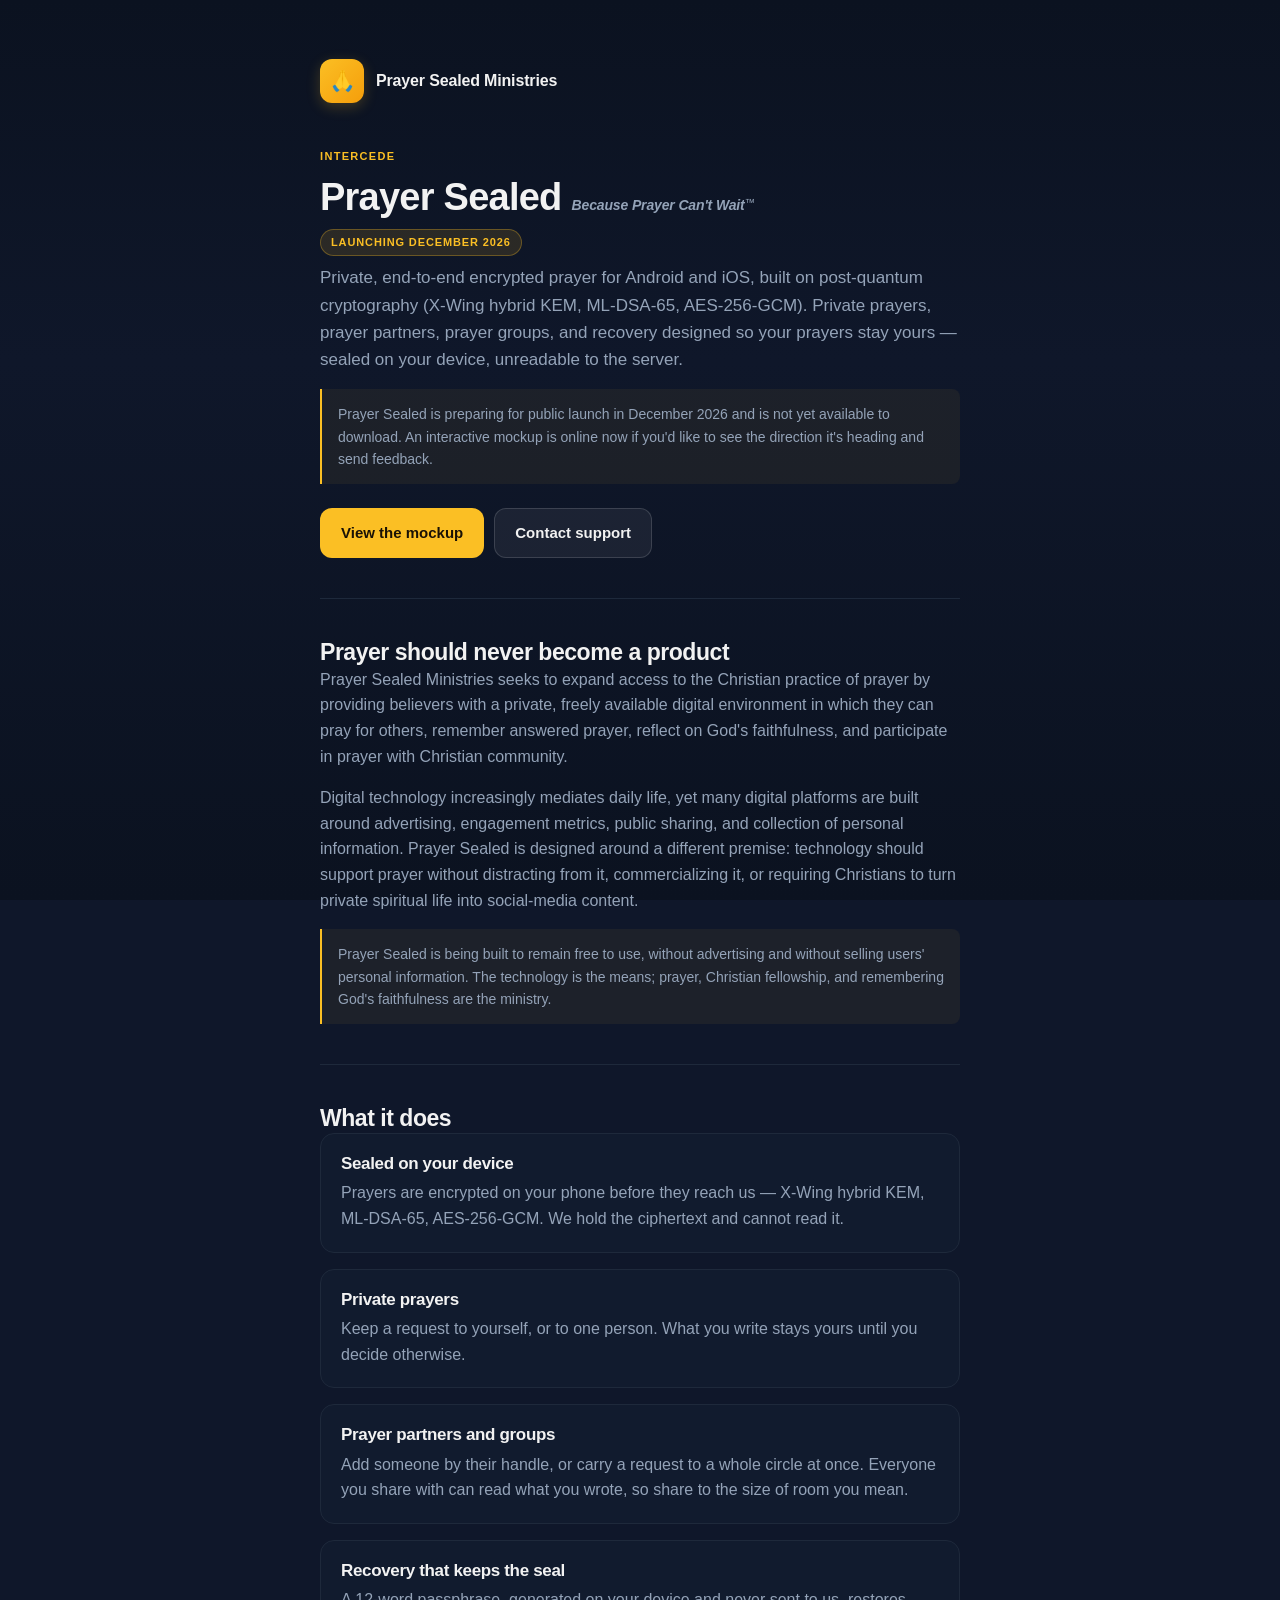
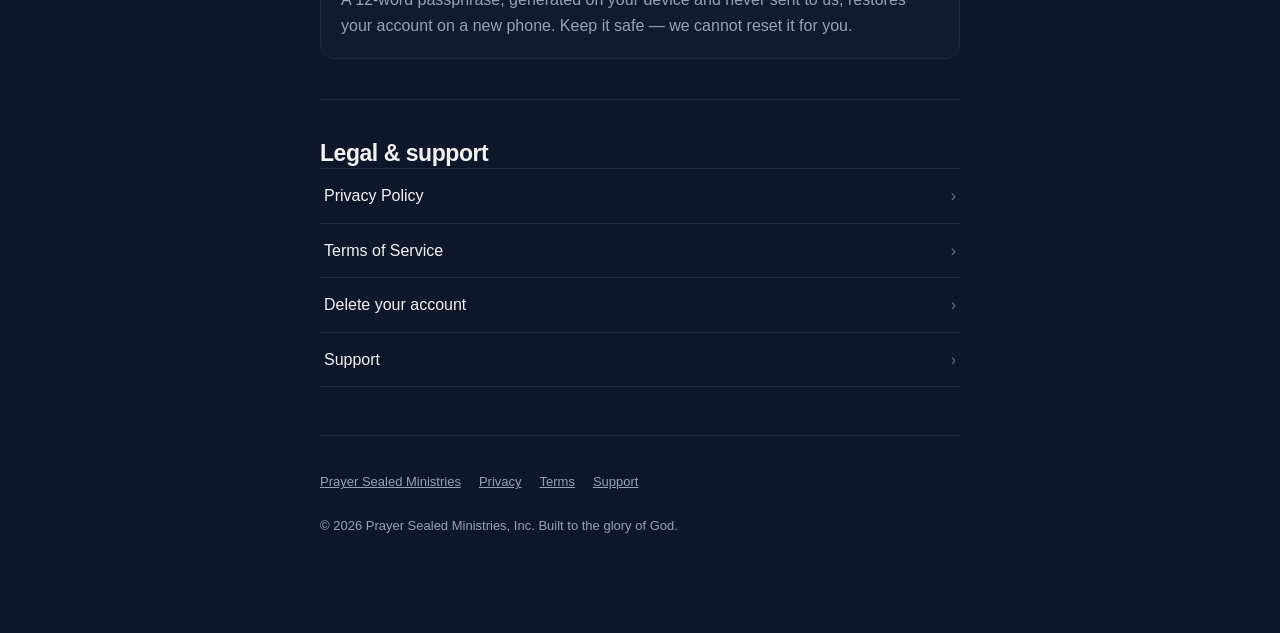
<file: index.html>
<!DOCTYPE html>
<html lang="en">
<head>
<meta charset="utf-8">
<meta name="viewport" content="width=device-width, initial-scale=1, viewport-fit=cover">
<title>Prayer Sealed — Because Prayer Can't Wait™</title>
<meta name="description" content="Prayer Sealed — private, end-to-end encrypted prayer for Android and iOS, built on post-quantum cryptography. Sealed on your device, unreadable to the server.">
<meta name="theme-color" content="#0F172A">
<link rel="canonical" href="https://app.prayersealed.org/">
<meta property="og:type" content="website">
<meta property="og:url" content="https://app.prayersealed.org/">
<meta property="og:title" content="Prayer Sealed — Because Prayer Can't Wait™">
<meta property="og:description" content="Private, end-to-end encrypted prayer for Android and iOS, built on post-quantum cryptography (X-Wing hybrid KEM, ML-DSA-65, AES-256-GCM). Launching December 2026.">
<link rel="icon" href="/favicon.ico" sizes="16x16 32x32 48x48">
<link rel="icon" href="/icon-192.png" type="image/png" sizes="192x192">
<link rel="apple-touch-icon" href="/apple-touch-icon.png">
<link rel="manifest" href="/site.webmanifest">
<link rel="stylesheet" href="/styles/site.css">
</head>
<body>
<div class="wrap">

  <header class="brand">
    <a href="https://prayersealed.org/" class="brand-mark" aria-label="Prayer Sealed Ministries — home"><span aria-hidden="true">🙏</span></a>
    <span class="brand-name"><a href="https://prayersealed.org/">Prayer Sealed Ministries</a></span>
  </header>

  <span class="eyebrow">Intercede</span>
  <div class="stage-head">
    <h1>Prayer Sealed</h1>
    <span class="tagline">Because Prayer Can't Wait<span class="tm" aria-hidden="true">&trade;</span></span>
    <span class="badge">Launching December 2026</span>
  </div>

  <p class="lede">
    Private, end-to-end encrypted prayer for Android and iOS, built on
    post-quantum cryptography (X-Wing hybrid KEM, ML-DSA-65, AES-256-GCM).
    Private prayers, prayer partners, prayer groups, and recovery designed so
    your prayers stay yours — sealed on your device, unreadable to the
    server.
  </p>

  <div class="note">
    <p class="small">
      Prayer Sealed is preparing for public launch in December 2026 and is not yet available to download.
      An interactive mockup is online now if you'd like to see the direction it's
      heading and send feedback.
    </p>
  </div>

  <div class="btn-row">
    <a class="btn btn-primary" href="https://prayerwarriors.mobi/prayer-sealed/mockup/">View the mockup</a>
    <a class="btn btn-secondary" href="/support">Contact support</a>
  </div>

  <hr class="rule">

  <h2>Prayer should never become a product</h2>

  <p>
    Prayer Sealed Ministries seeks to expand access to the Christian practice
    of prayer by providing believers with a private, freely available digital
    environment in which they can pray for others, remember answered prayer,
    reflect on God's faithfulness, and participate in prayer with Christian
    community.
  </p>

  <p>
    Digital technology increasingly mediates daily life, yet many digital
    platforms are built around advertising, engagement metrics, public sharing,
    and collection of personal information. Prayer Sealed is designed around a
    different premise: technology should support prayer without distracting from
    it, commercializing it, or requiring Christians to turn private spiritual
    life into social-media content.
  </p>

  <div class="note">
    <p class="small">
      Prayer Sealed is being built to remain free to use, without advertising
      and without selling users' personal information. The technology is the
      means; prayer, Christian fellowship, and remembering God's faithfulness are
      the ministry.
    </p>
  </div>

  <hr class="rule">

  <h2>What it does</h2>

  <div class="card">
    <h3>Sealed on your device</h3>
    <p>
      Prayers are encrypted on your phone before they reach us — X-Wing hybrid
      KEM, ML-DSA-65, AES-256-GCM. We hold the ciphertext and cannot read it.
    </p>
  </div>

  <div class="card">
    <h3>Private prayers</h3>
    <p>
      Keep a request to yourself, or to one person. What you write stays yours
      until you decide otherwise.
    </p>
  </div>

  <div class="card">
    <h3>Prayer partners and groups</h3>
    <p>
      Add someone by their handle, or carry a request to a whole circle at once.
      Everyone you share with can read what you wrote, so share to the size of
      room you mean.
    </p>
  </div>

  <div class="card">
    <h3>Recovery that keeps the seal</h3>
    <p>
      A 12-word passphrase, generated on your device and never sent to us,
      restores your account on a new phone. Keep it safe — we cannot reset it
      for you.
    </p>
  </div>

  <hr class="rule">

  <h2>Legal &amp; support</h2>
  <ul class="links" role="list">
    <li><a href="/privacy">Privacy Policy <span class="chev" aria-hidden="true">&rsaquo;</span></a></li>
    <li><a href="/terms">Terms of Service <span class="chev" aria-hidden="true">&rsaquo;</span></a></li>
    <li><a href="/delete-account">Delete your account <span class="chev" aria-hidden="true">&rsaquo;</span></a></li>
    <li><a href="/support">Support <span class="chev" aria-hidden="true">&rsaquo;</span></a></li>
  </ul>

  <footer class="foot">
    <div class="foot-links">
      <a href="https://prayersealed.org/">Prayer Sealed Ministries</a>
      <a href="/privacy">Privacy</a>
      <a href="/terms">Terms</a>
      <a href="/support">Support</a>
    </div>
    <p>&copy; 2026 Prayer Sealed Ministries, Inc. Built to the glory of God.</p>
  </footer>

</div>
</body>
</html>
</file>
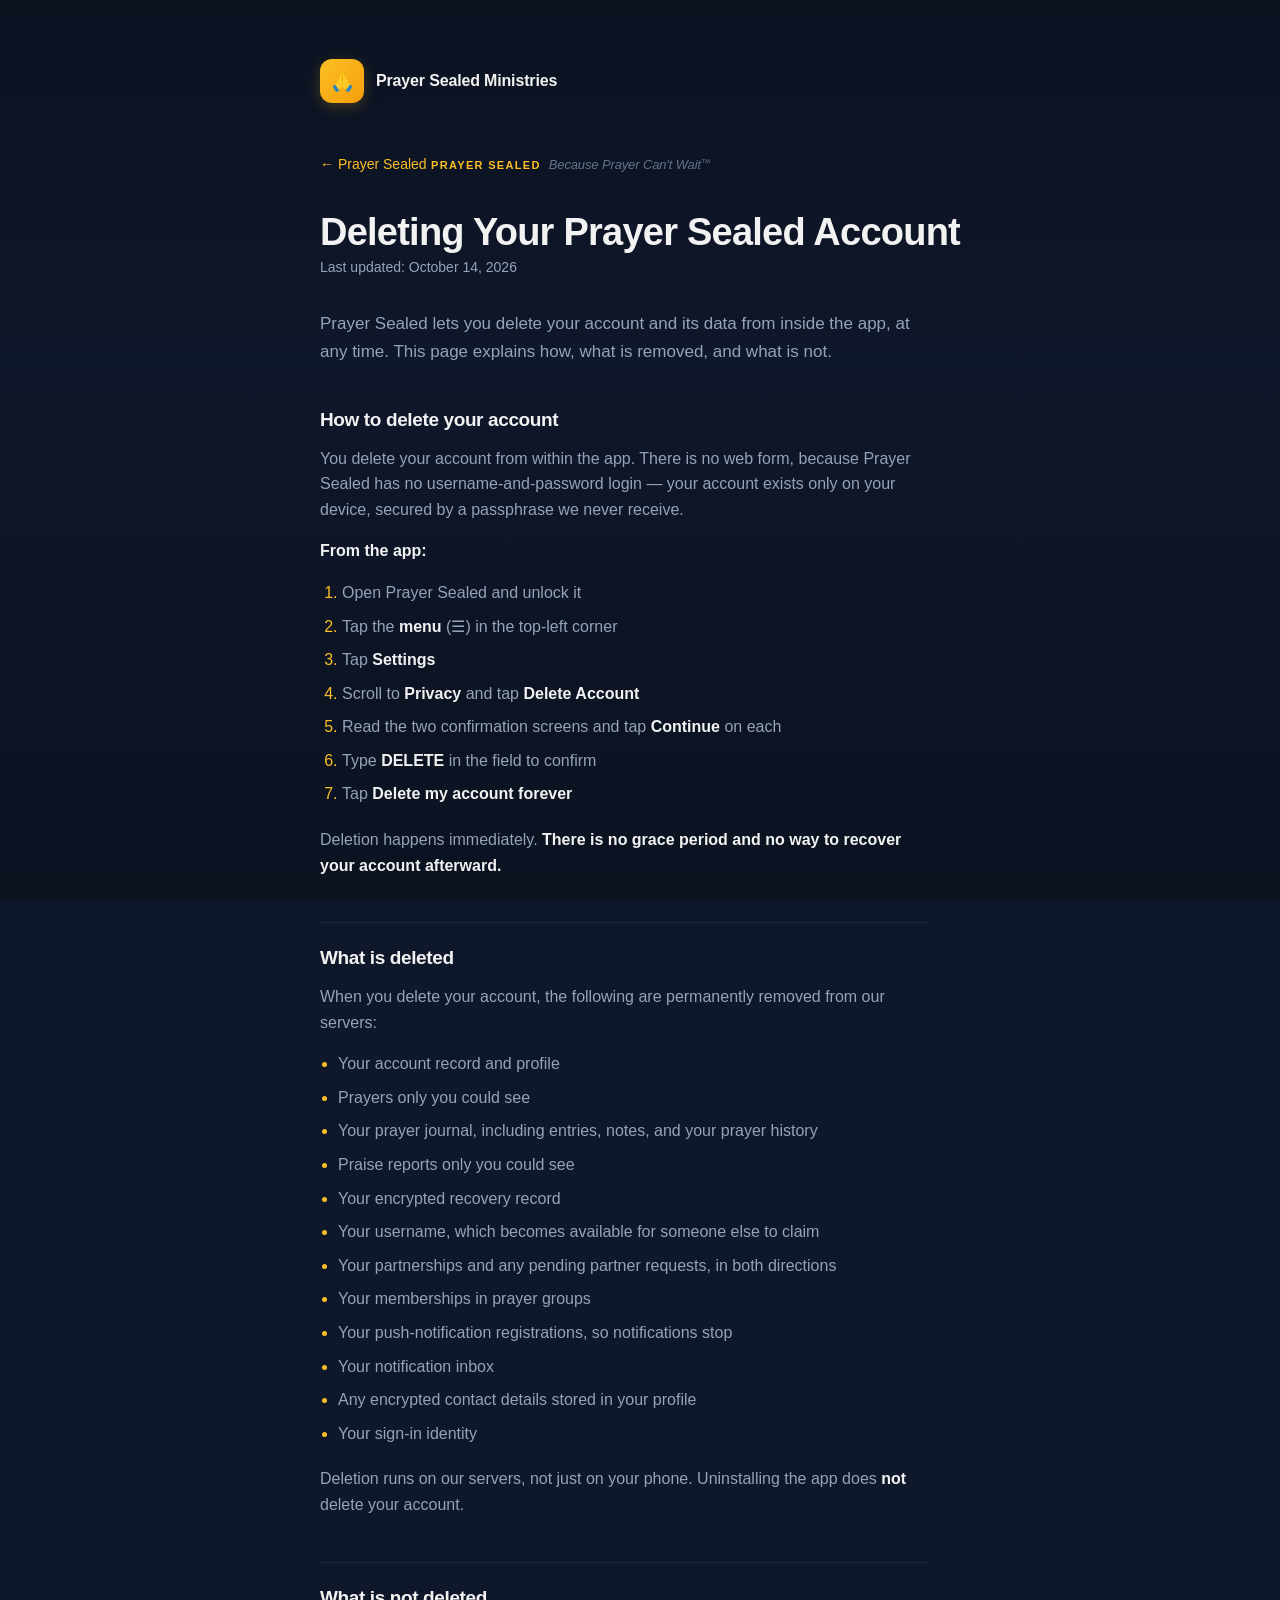
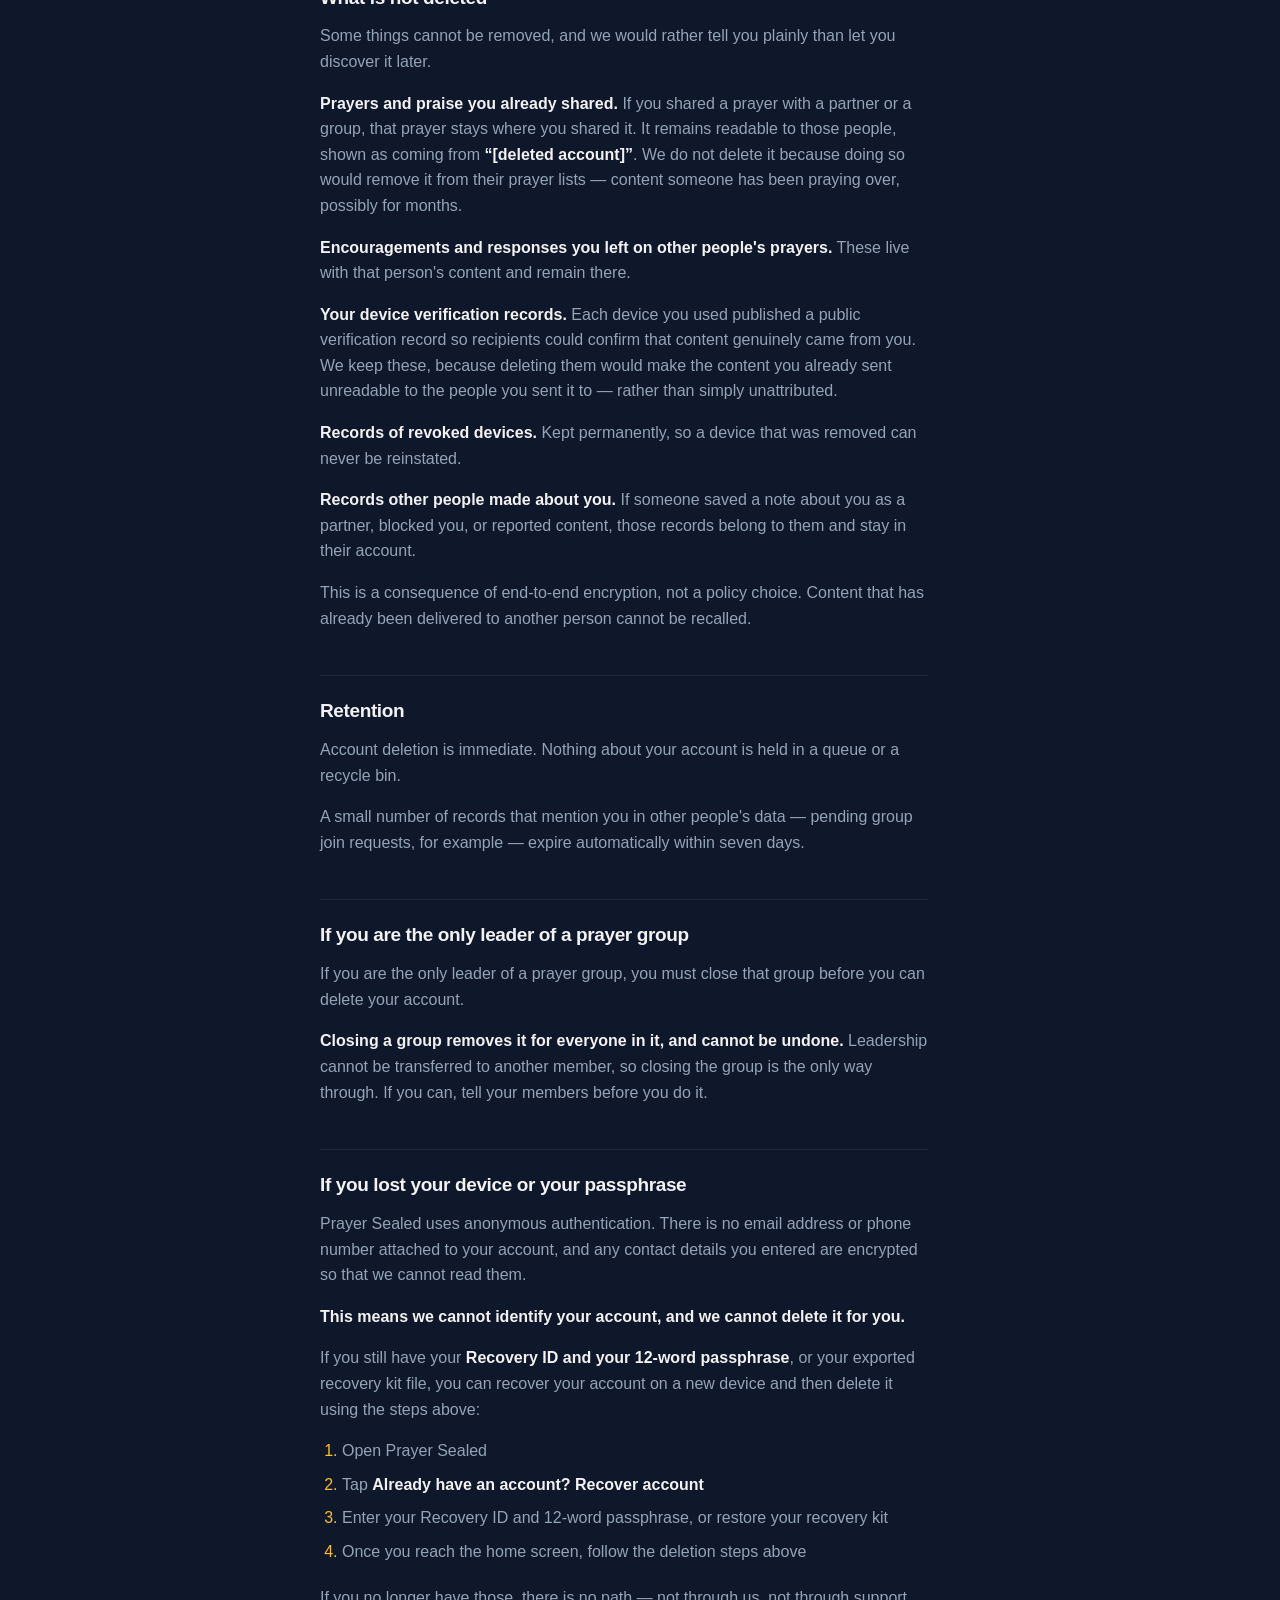
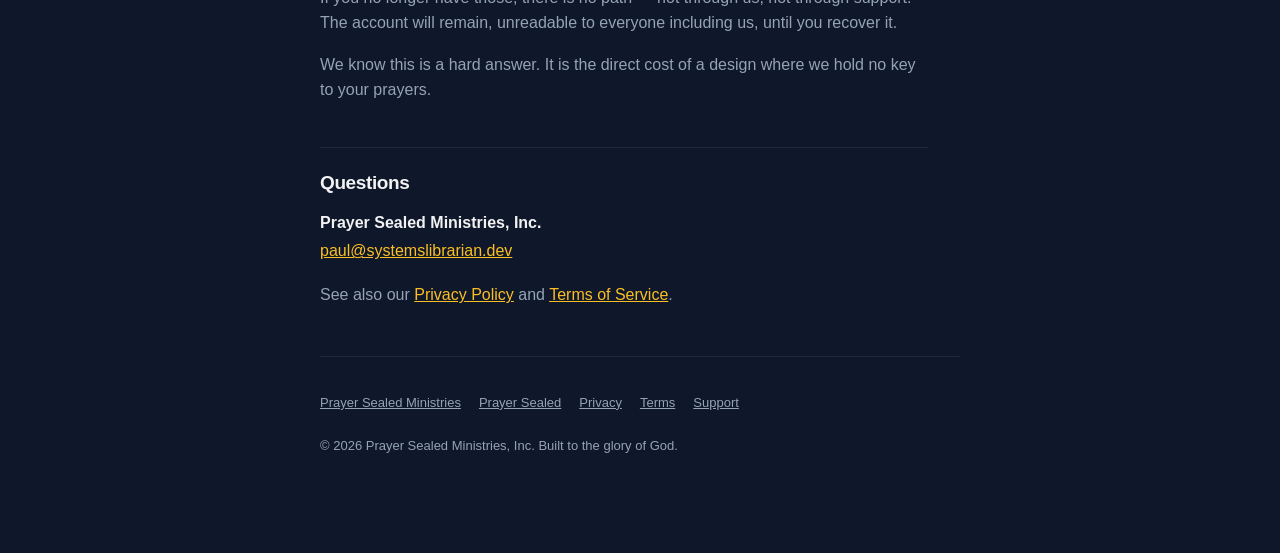
<file: delete-account.html>
<!DOCTYPE html>
<html lang="en">
<head>
<meta charset="utf-8">
<meta name="viewport" content="width=device-width, initial-scale=1, viewport-fit=cover">
<title>Deleting Your Account — Prayer Sealed</title>
<meta name="description" content="How to delete your Prayer Sealed account, what is removed, and what is not.">
<meta name="theme-color" content="#0F172A">
<link rel="canonical" href="https://app.prayersealed.org/delete-account">
<link rel="icon" href="/favicon.ico" sizes="16x16 32x32 48x48">
<link rel="icon" href="/icon-192.png" type="image/png" sizes="192x192">
<link rel="apple-touch-icon" href="/apple-touch-icon.png">
<link rel="manifest" href="/site.webmanifest">
<link rel="stylesheet" href="/styles/site.css">
</head>
<body>
<div class="wrap">

  <header class="brand">
    <a href="https://prayersealed.org/" class="brand-mark" aria-label="Prayer Sealed Ministries — home"><span aria-hidden="true">🙏</span></a>
    <span class="brand-name"><a href="https://prayersealed.org/">Prayer Sealed Ministries</a></span>
  </header>

  <a class="back" href="/">&larr; Prayer Sealed</a>

  <span class="eyebrow">Prayer Sealed</span><span class="tagline tagline-quiet">Because Prayer Can't Wait<span class="tm" aria-hidden="true">&trade;</span></span>
  <h1>Deleting Your Prayer Sealed Account</h1>
  <p class="doc-meta">Last updated: October 14, 2026</p>

  <div class="prose">

    <p class="lede">
      Prayer Sealed lets you delete your account and its data from inside the app, at any
      time. This page explains how, what is removed, and what is not.
    </p>

    <h2>How to delete your account</h2>
    <p>
      You delete your account from within the app. There is no web form, because Prayer
      Sealed has no username-and-password login — your account exists only on your
      device, secured by a passphrase we never receive.
    </p>
    <p><strong>From the app:</strong></p>
    <ol>
      <li>Open Prayer Sealed and unlock it</li>
      <li>Tap the <strong>menu</strong> (☰) in the top-left corner</li>
      <li>Tap <strong>Settings</strong></li>
      <li>Scroll to <strong>Privacy</strong> and tap <strong>Delete Account</strong></li>
      <li>Read the two confirmation screens and tap <strong>Continue</strong> on each</li>
      <li>Type <strong>DELETE</strong> in the field to confirm</li>
      <li>Tap <strong>Delete my account forever</strong></li>
    </ol>
    <p>
      Deletion happens immediately. <strong>There is no grace period and no way to
      recover your account afterward.</strong>
    </p>

    <h2>What is deleted</h2>
    <p>
      When you delete your account, the following are permanently removed from our servers:
    </p>
    <ul>
      <li>Your account record and profile</li>
      <li>Prayers only you could see</li>
      <li>Your prayer journal, including entries, notes, and your prayer history</li>
      <li>Praise reports only you could see</li>
      <li>Your encrypted recovery record</li>
      <li>Your username, which becomes available for someone else to claim</li>
      <li>Your partnerships and any pending partner requests, in both directions</li>
      <li>Your memberships in prayer groups</li>
      <li>Your push-notification registrations, so notifications stop</li>
      <li>Your notification inbox</li>
      <li>Any encrypted contact details stored in your profile</li>
      <li>Your sign-in identity</li>
    </ul>
    <p>
      Deletion runs on our servers, not just on your phone. Uninstalling the app does
      <strong>not</strong> delete your account.
    </p>

    <h2>What is not deleted</h2>
    <p>
      Some things cannot be removed, and we would rather tell you plainly than let you
      discover it later.
    </p>
    <p>
      <strong>Prayers and praise you already shared.</strong> If you shared a prayer with
      a partner or a group, that prayer stays where you shared it. It remains readable to
      those people, shown as coming from <strong>&ldquo;[deleted account]&rdquo;</strong>.
      We do not delete it because doing so would remove it from their prayer lists —
      content someone has been praying over, possibly for months.
    </p>
    <p>
      <strong>Encouragements and responses you left on other people's prayers.</strong>
      These live with that person's content and remain there.
    </p>
    <p>
      <strong>Your device verification records.</strong> Each device you used published a
      public verification record so recipients could confirm that content genuinely came
      from you. We keep these, because deleting them would make the content you already
      sent unreadable to the people you sent it to — rather than simply unattributed.
    </p>
    <p>
      <strong>Records of revoked devices.</strong> Kept permanently, so a device that was
      removed can never be reinstated.
    </p>
    <p>
      <strong>Records other people made about you.</strong> If someone saved a note about
      you as a partner, blocked you, or reported content, those records belong to them
      and stay in their account.
    </p>
    <p>
      This is a consequence of end-to-end encryption, not a policy choice. Content that
      has already been delivered to another person cannot be recalled.
    </p>

    <h2>Retention</h2>
    <p>
      Account deletion is immediate. Nothing about your account is held in a queue or a
      recycle bin.
    </p>
    <p>
      A small number of records that mention you in other people's data — pending group
      join requests, for example — expire automatically within seven days.
    </p>

    <h2>If you are the only leader of a prayer group</h2>
    <p>
      If you are the only leader of a prayer group, you must close that group before
      you can delete your account.
    </p>
    <p>
      <strong>Closing a group removes it for everyone in it, and cannot be undone.</strong>
      Leadership cannot be transferred to another member, so closing the group is the
      only way through. If you can, tell your members before you do it.
    </p>

    <h2>If you lost your device or your passphrase</h2>
    <p>
      Prayer Sealed uses anonymous authentication. There is no email address or phone
      number attached to your account, and any contact details you entered are encrypted
      so that we cannot read them.
    </p>
    <p>
      <strong>This means we cannot identify your account, and we cannot delete it for
      you.</strong>
    </p>
    <p>
      If you still have your <strong>Recovery ID and your 12-word passphrase</strong>, or
      your exported recovery kit file, you can recover your account on a new device and
      then delete it using the steps above:
    </p>
    <ol>
      <li>Open Prayer Sealed</li>
      <li>Tap <strong>Already have an account? Recover account</strong></li>
      <li>Enter your Recovery ID and 12-word passphrase, or restore your recovery kit</li>
      <li>Once you reach the home screen, follow the deletion steps above</li>
    </ol>
    <p>
      If you no longer have those, there is no path — not through us, not through
      support. The account will remain, unreadable to everyone including us, until you
      recover it.
    </p>
    <p>
      We know this is a hard answer. It is the direct cost of a design where we hold no
      key to your prayers.
    </p>

    <h2>Questions</h2>
    <p class="address">
      <span class="name">Prayer Sealed Ministries, Inc.</span><br>
      <a href="mailto:paul@systemslibrarian.dev">paul@systemslibrarian.dev</a>
    </p>
    <p>
      See also our <a href="/privacy">Privacy Policy</a> and
      <a href="/terms">Terms of Service</a>.
    </p>

  </div>

  <footer class="foot">
    <div class="foot-links">
      <a href="https://prayersealed.org/">Prayer Sealed Ministries</a>
      <a href="/">Prayer Sealed</a>
      <a href="/privacy">Privacy</a>
      <a href="/terms">Terms</a>
      <a href="/support">Support</a>
    </div>
    <p>&copy; 2026 Prayer Sealed Ministries, Inc. Built to the glory of God.</p>
  </footer>

</div>
</body>
</html>
</file>
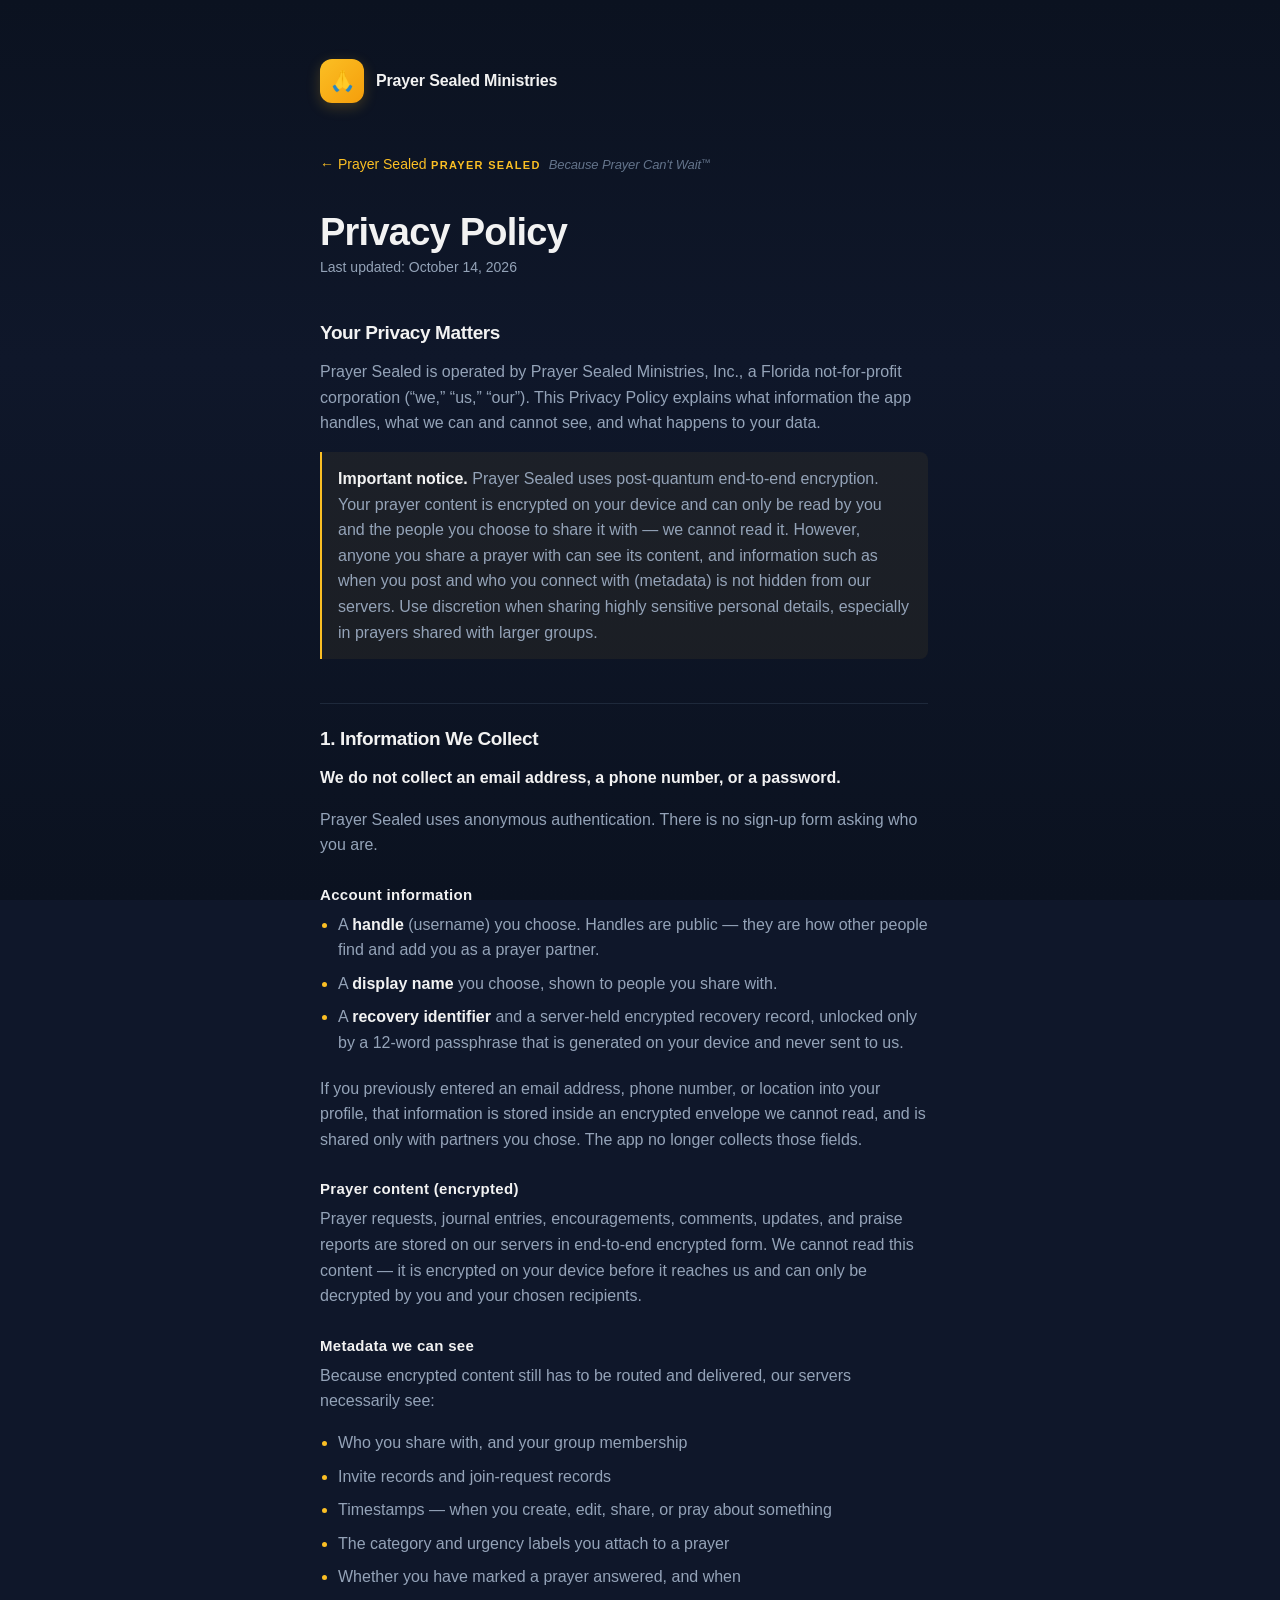
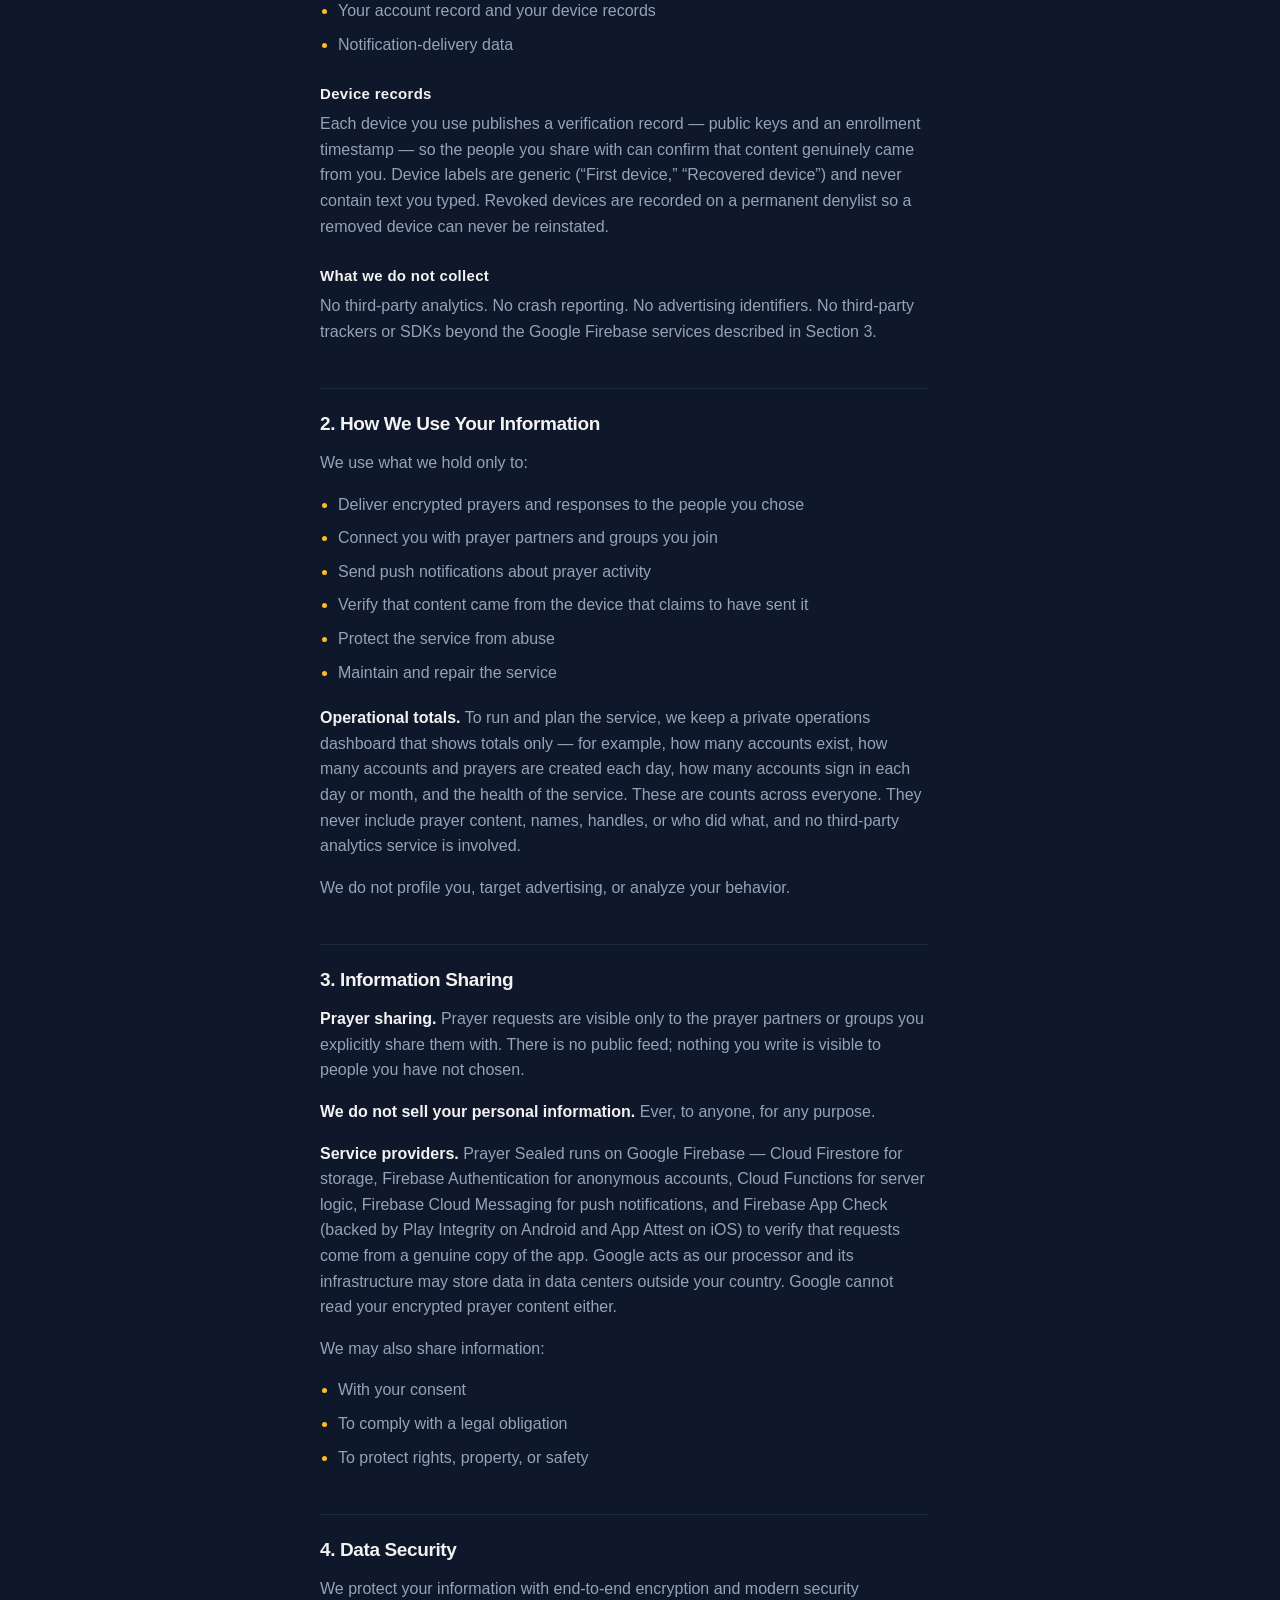
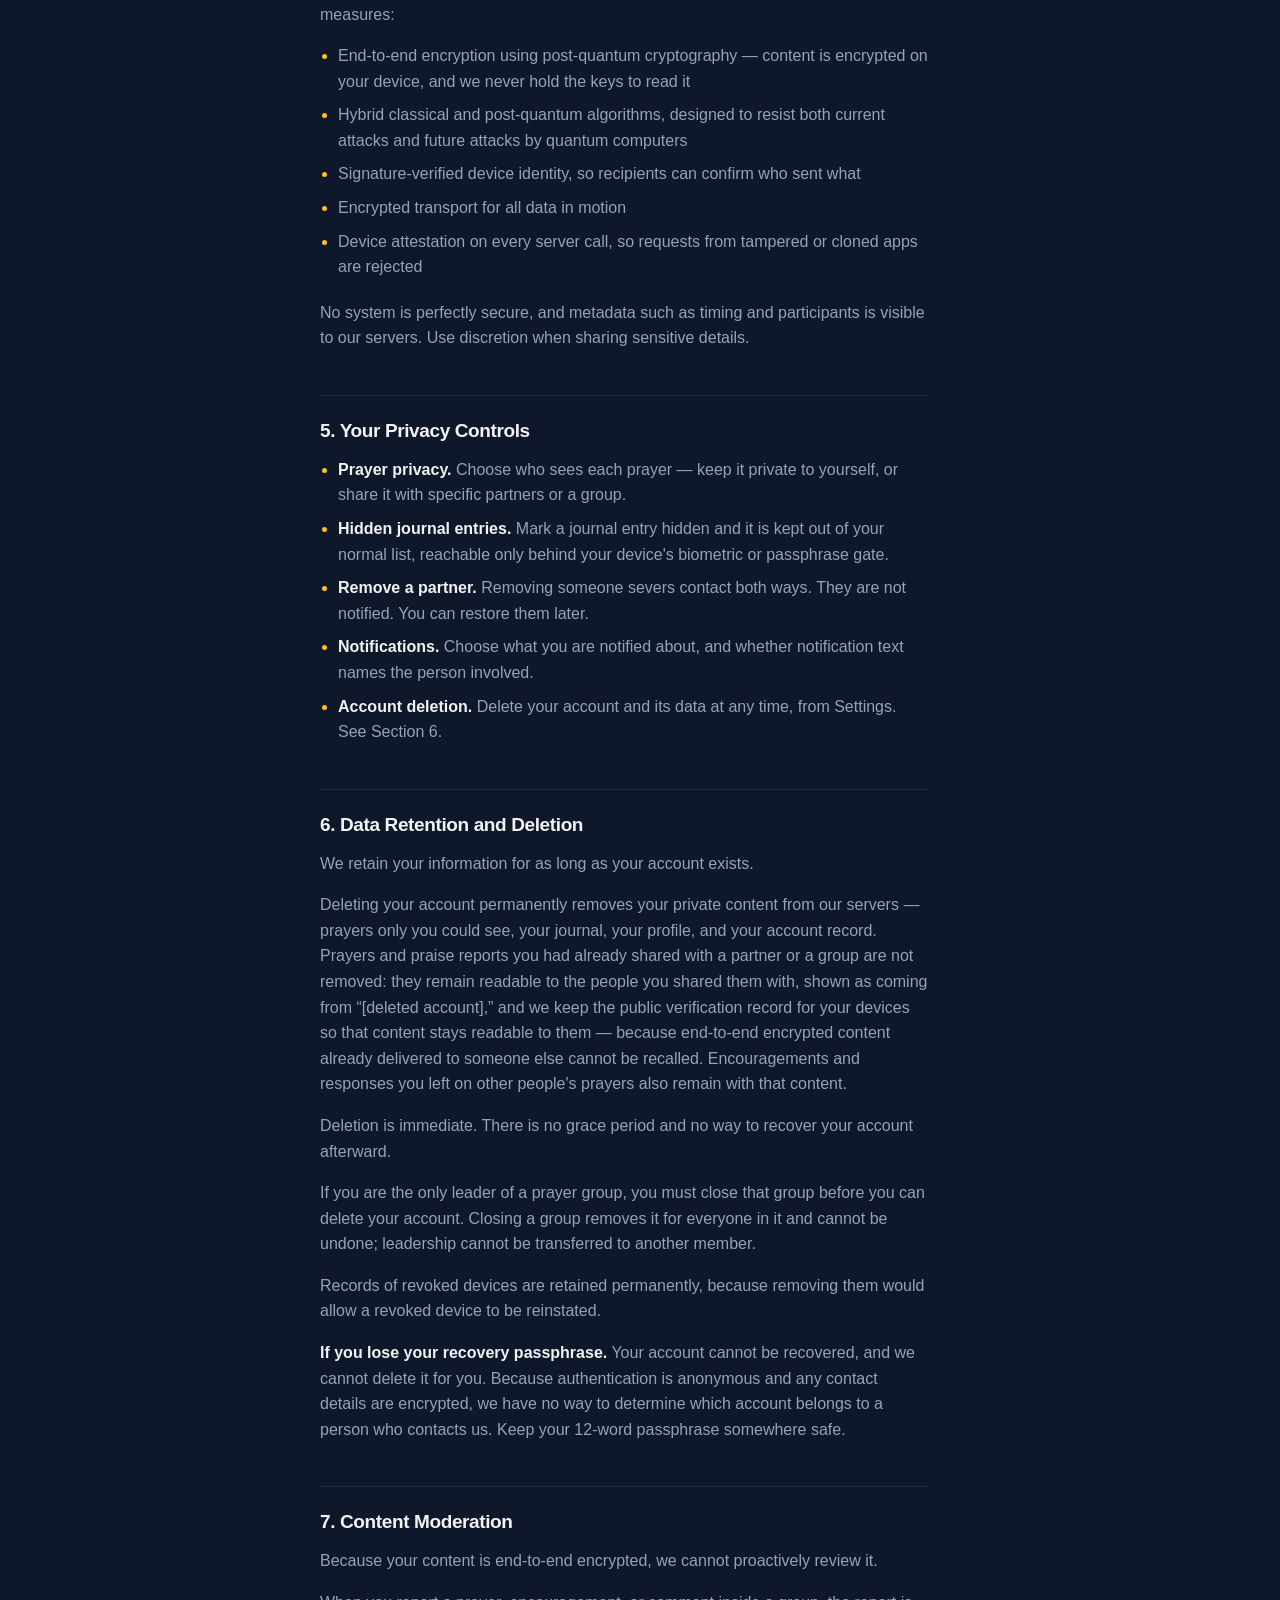
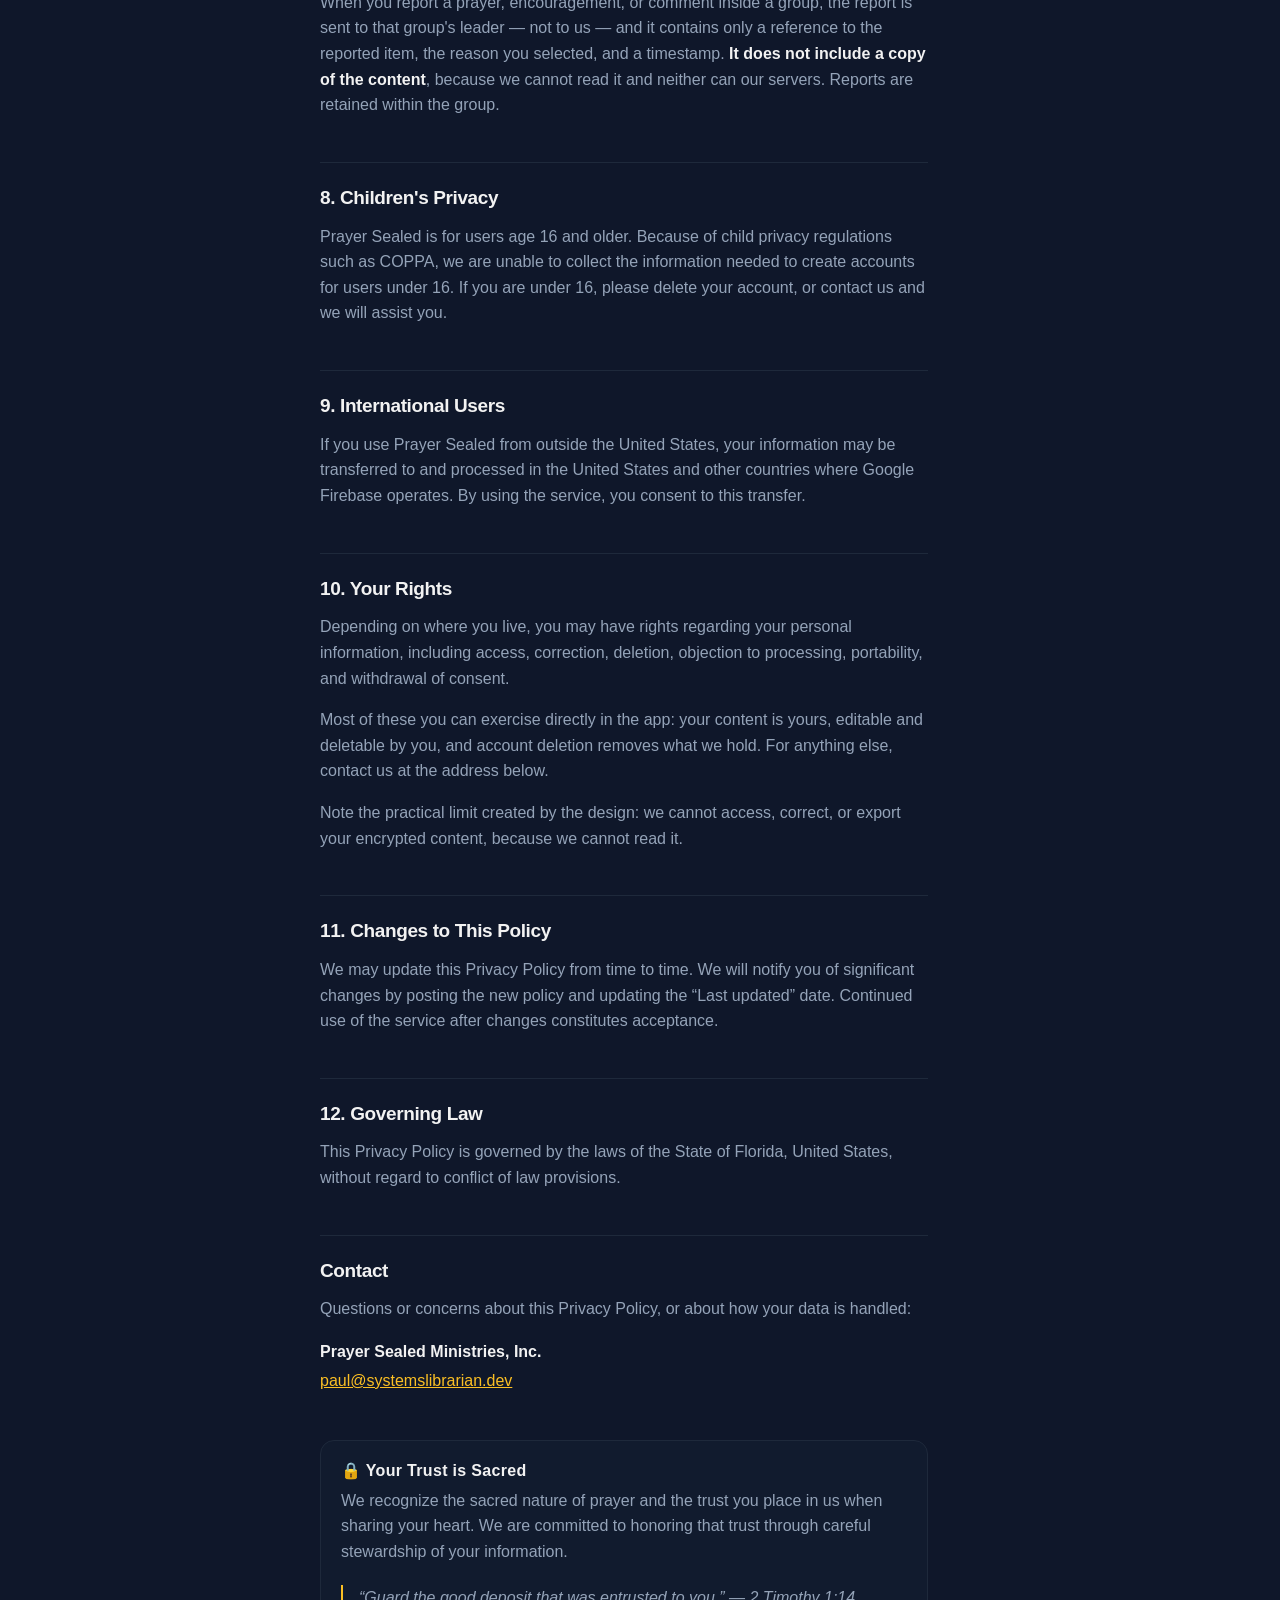
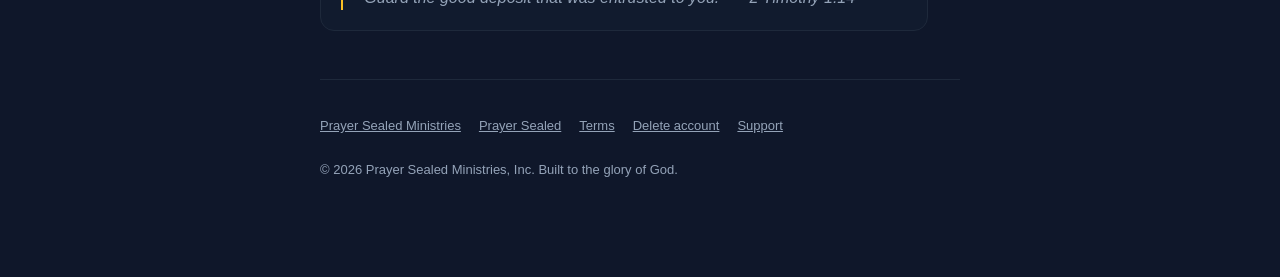
<file: privacy.html>
<!DOCTYPE html>
<html lang="en">
<head>
<meta charset="utf-8">
<meta name="viewport" content="width=device-width, initial-scale=1, viewport-fit=cover">
<title>Privacy Policy — Prayer Sealed</title>
<meta name="description" content="Privacy Policy for Prayer Sealed: what the app handles, what we can and cannot see, and what happens to your data.">
<meta name="theme-color" content="#0F172A">
<link rel="canonical" href="https://app.prayersealed.org/privacy">
<link rel="icon" href="/favicon.ico" sizes="16x16 32x32 48x48">
<link rel="icon" href="/icon-192.png" type="image/png" sizes="192x192">
<link rel="apple-touch-icon" href="/apple-touch-icon.png">
<link rel="manifest" href="/site.webmanifest">
<link rel="stylesheet" href="/styles/site.css">
</head>
<body>
<div class="wrap">

  <header class="brand">
    <a href="https://prayersealed.org/" class="brand-mark" aria-label="Prayer Sealed Ministries — home"><span aria-hidden="true">🙏</span></a>
    <span class="brand-name"><a href="https://prayersealed.org/">Prayer Sealed Ministries</a></span>
  </header>

  <a class="back" href="/">&larr; Prayer Sealed</a>

  <span class="eyebrow">Prayer Sealed</span><span class="tagline tagline-quiet">Because Prayer Can't Wait<span class="tm" aria-hidden="true">&trade;</span></span>
  <h1>Privacy Policy</h1>
  <p class="doc-meta">Last updated: October 14, 2026</p>

  <div class="prose">

    <h2>Your Privacy Matters</h2>

    <p>
      Prayer Sealed is operated by Prayer Sealed Ministries, Inc., a Florida
      not-for-profit corporation (&ldquo;we,&rdquo; &ldquo;us,&rdquo; &ldquo;our&rdquo;). This
      Privacy Policy explains what information the app handles, what we can and
      cannot see, and what happens to your data.
    </p>

    <div class="note">
      <p>
        <strong>Important notice.</strong> Prayer Sealed uses post-quantum
        end-to-end encryption. Your prayer content is encrypted on your device and
        can only be read by you and the people you choose to share it with — we
        cannot read it. However, anyone you share a prayer with can see its content,
        and information such as when you post and who you connect with (metadata)
        is not hidden from our servers. Use discretion when sharing highly sensitive
        personal details, especially in prayers shared with larger groups.
      </p>
    </div>

    <h2>1. Information We Collect</h2>

    <p><strong>We do not collect an email address, a phone number, or a password.</strong></p>

    <p>Prayer Sealed uses anonymous authentication. There is no sign-up form asking who you are.</p>

    <h3>Account information</h3>
    <ul>
      <li>A <strong>handle</strong> (username) you choose. Handles are public — they are how other people find and add you as a prayer partner.</li>
      <li>A <strong>display name</strong> you choose, shown to people you share with.</li>
      <li>A <strong>recovery identifier</strong> and a server-held encrypted recovery record, unlocked only by a 12-word passphrase that is generated on your device and never sent to us.</li>
    </ul>

    <p>
      If you previously entered an email address, phone number, or location into your
      profile, that information is stored inside an encrypted envelope we cannot read,
      and is shared only with partners you chose. The app no longer collects those fields.
    </p>

    <h3>Prayer content (encrypted)</h3>
    <p>
      Prayer requests, journal entries, encouragements, comments, updates, and praise
      reports are stored on our servers in end-to-end encrypted form. We cannot read
      this content — it is encrypted on your device before it reaches us and can only
      be decrypted by you and your chosen recipients.
    </p>

    <h3>Metadata we can see</h3>
    <p>Because encrypted content still has to be routed and delivered, our servers necessarily see:</p>
    <ul>
      <li>Who you share with, and your group membership</li>
      <li>Invite records and join-request records</li>
      <li>Timestamps — when you create, edit, share, or pray about something</li>
      <li>The category and urgency labels you attach to a prayer</li>
      <li>Whether you have marked a prayer answered, and when</li>
      <li>Your account record and your device records</li>
      <li>Notification-delivery data</li>
    </ul>

    <h3>Device records</h3>
    <p>
      Each device you use publishes a verification record — public keys and an
      enrollment timestamp — so the people you share with can confirm that content
      genuinely came from you. Device labels are generic (&ldquo;First device,&rdquo;
      &ldquo;Recovered device&rdquo;) and never contain text you typed. Revoked devices
      are recorded on a permanent denylist so a removed device can never be reinstated.
    </p>

    <h3>What we do not collect</h3>
    <p>
      No third-party analytics. No crash reporting. No advertising identifiers. No
      third-party trackers or SDKs beyond the Google Firebase services described in
      Section 3.
    </p>

    <h2>2. How We Use Your Information</h2>
    <p>We use what we hold only to:</p>
    <ul>
      <li>Deliver encrypted prayers and responses to the people you chose</li>
      <li>Connect you with prayer partners and groups you join</li>
      <li>Send push notifications about prayer activity</li>
      <li>Verify that content came from the device that claims to have sent it</li>
      <li>Protect the service from abuse</li>
      <li>Maintain and repair the service</li>
    </ul>
    <p>
      <strong>Operational totals.</strong> To run and plan the service, we keep a
      private operations dashboard that shows totals only &mdash; for example, how
      many accounts exist, how many accounts and prayers are created each day, how
      many accounts sign in each day or month, and the health of the service. These are counts across everyone. They
      never include prayer content, names, handles, or who did what, and no
      third-party analytics service is involved.
    </p>
    <p>We do not profile you, target advertising, or analyze your behavior.</p>

    <h2>3. Information Sharing</h2>
    <p>
      <strong>Prayer sharing.</strong> Prayer requests are visible only to the prayer
      partners or groups you explicitly share them with. There is no public feed;
      nothing you write is visible to people you have not chosen.
    </p>
    <p><strong>We do not sell your personal information.</strong> Ever, to anyone, for any purpose.</p>
    <p>
      <strong>Service providers.</strong> Prayer Sealed runs on Google Firebase — Cloud
      Firestore for storage, Firebase Authentication for anonymous accounts, Cloud
      Functions for server logic, Firebase Cloud Messaging for push notifications, and
      Firebase App Check (backed by Play Integrity on Android and App Attest on iOS) to
      verify that requests come from a genuine copy of the app. Google acts as our
      processor and its infrastructure may store data in data centers outside your
      country. Google cannot read your encrypted prayer content either.
    </p>
    <p>We may also share information:</p>
    <ul>
      <li>With your consent</li>
      <li>To comply with a legal obligation</li>
      <li>To protect rights, property, or safety</li>
    </ul>

    <h2>4. Data Security</h2>
    <p>We protect your information with end-to-end encryption and modern security measures:</p>
    <ul>
      <li>End-to-end encryption using post-quantum cryptography — content is encrypted on your device, and we never hold the keys to read it</li>
      <li>Hybrid classical and post-quantum algorithms, designed to resist both current attacks and future attacks by quantum computers</li>
      <li>Signature-verified device identity, so recipients can confirm who sent what</li>
      <li>Encrypted transport for all data in motion</li>
      <li>Device attestation on every server call, so requests from tampered or cloned apps are rejected</li>
    </ul>
    <p>
      No system is perfectly secure, and metadata such as timing and participants is
      visible to our servers. Use discretion when sharing sensitive details.
    </p>

    <h2>5. Your Privacy Controls</h2>
    <ul>
      <li><strong>Prayer privacy.</strong> Choose who sees each prayer — keep it private to yourself, or share it with specific partners or a group.</li>
      <li><strong>Hidden journal entries.</strong> Mark a journal entry hidden and it is kept out of your normal list, reachable only behind your device's biometric or passphrase gate.</li>
      <li><strong>Remove a partner.</strong> Removing someone severs contact both ways. They are not notified. You can restore them later.</li>
      <li><strong>Notifications.</strong> Choose what you are notified about, and whether notification text names the person involved.</li>
      <li><strong>Account deletion.</strong> Delete your account and its data at any time, from Settings. See Section 6.</li>
    </ul>

    <h2>6. Data Retention and Deletion</h2>
    <p>We retain your information for as long as your account exists.</p>
    <p>
      Deleting your account permanently removes your private content from our servers —
      prayers only you could see, your journal, your profile, and your account record.
      Prayers and praise reports you had already shared with a partner or a group are
      not removed: they remain readable to the people you shared them with, shown as
      coming from &ldquo;[deleted account],&rdquo; and we keep the public verification
      record for your devices so that content stays readable to them — because
      end-to-end encrypted content already delivered to someone else cannot be recalled.
      Encouragements and responses you left on other people's prayers also remain with
      that content.
    </p>
    <p>Deletion is immediate. There is no grace period and no way to recover your account afterward.</p>
    <p>
      If you are the only leader of a prayer group, you must close that group before you
      can delete your account. Closing a group removes it for everyone in it and cannot
      be undone; leadership cannot be transferred to another member.
    </p>
    <p>
      Records of revoked devices are retained permanently, because removing them would
      allow a revoked device to be reinstated.
    </p>
    <p>
      <strong>If you lose your recovery passphrase.</strong> Your account cannot be
      recovered, and we cannot delete it for you. Because authentication is anonymous
      and any contact details are encrypted, we have no way to determine which account
      belongs to a person who contacts us. Keep your 12-word passphrase somewhere safe.
    </p>

    <h2>7. Content Moderation</h2>
    <p>Because your content is end-to-end encrypted, we cannot proactively review it.</p>
    <p>
      When you report a prayer, encouragement, or comment inside a group, the report is
      sent to that group's leader — not to us — and it contains only a reference to the
      reported item, the reason you selected, and a timestamp.
      <strong>It does not include a copy of the content</strong>, because we cannot read
      it and neither can our servers. Reports are retained within the group.
    </p>

    <h2>8. Children's Privacy</h2>
    <p>
      Prayer Sealed is for users age 16 and older. Because of child privacy regulations
      such as COPPA, we are unable to collect the information needed to create accounts
      for users under 16. If you are under 16, please delete your account, or contact us
      and we will assist you.
    </p>

    <h2>9. International Users</h2>
    <p>
      If you use Prayer Sealed from outside the United States, your information may be
      transferred to and processed in the United States and other countries where Google
      Firebase operates. By using the service, you consent to this transfer.
    </p>

    <h2>10. Your Rights</h2>
    <p>
      Depending on where you live, you may have rights regarding your personal
      information, including access, correction, deletion, objection to processing,
      portability, and withdrawal of consent.
    </p>
    <p>
      Most of these you can exercise directly in the app: your content is yours,
      editable and deletable by you, and account deletion removes what we hold. For
      anything else, contact us at the address below.
    </p>
    <p>
      Note the practical limit created by the design: we cannot access, correct, or
      export your encrypted content, because we cannot read it.
    </p>

    <h2>11. Changes to This Policy</h2>
    <p>
      We may update this Privacy Policy from time to time. We will notify you of
      significant changes by posting the new policy and updating the &ldquo;Last
      updated&rdquo; date. Continued use of the service after changes constitutes
      acceptance.
    </p>

    <h2>12. Governing Law</h2>
    <p>
      This Privacy Policy is governed by the laws of the State of Florida, United
      States, without regard to conflict of law provisions.
    </p>

    <h2>Contact</h2>
    <p>
      Questions or concerns about this Privacy Policy, or about how your data is handled:
    </p>
    <p class="address">
      <span class="name">Prayer Sealed Ministries, Inc.</span><br>
      <a href="mailto:paul@systemslibrarian.dev">paul@systemslibrarian.dev</a>
    </p>

    <div class="closing">
      <h3>🔒 Your Trust is Sacred</h3>
      <p>
        We recognize the sacred nature of prayer and the trust you place in us when
        sharing your heart. We are committed to honoring that trust through careful
        stewardship of your information.
      </p>
      <blockquote>
        &ldquo;Guard the good deposit that was entrusted to you.&rdquo; — 2 Timothy 1:14
      </blockquote>
    </div>

  </div>

  <footer class="foot">
    <div class="foot-links">
      <a href="https://prayersealed.org/">Prayer Sealed Ministries</a>
      <a href="/">Prayer Sealed</a>
      <a href="/terms">Terms</a>
      <a href="/delete-account">Delete account</a>
      <a href="/support">Support</a>
    </div>
    <p>&copy; 2026 Prayer Sealed Ministries, Inc. Built to the glory of God.</p>
  </footer>

</div>
</body>
</html>
</file>
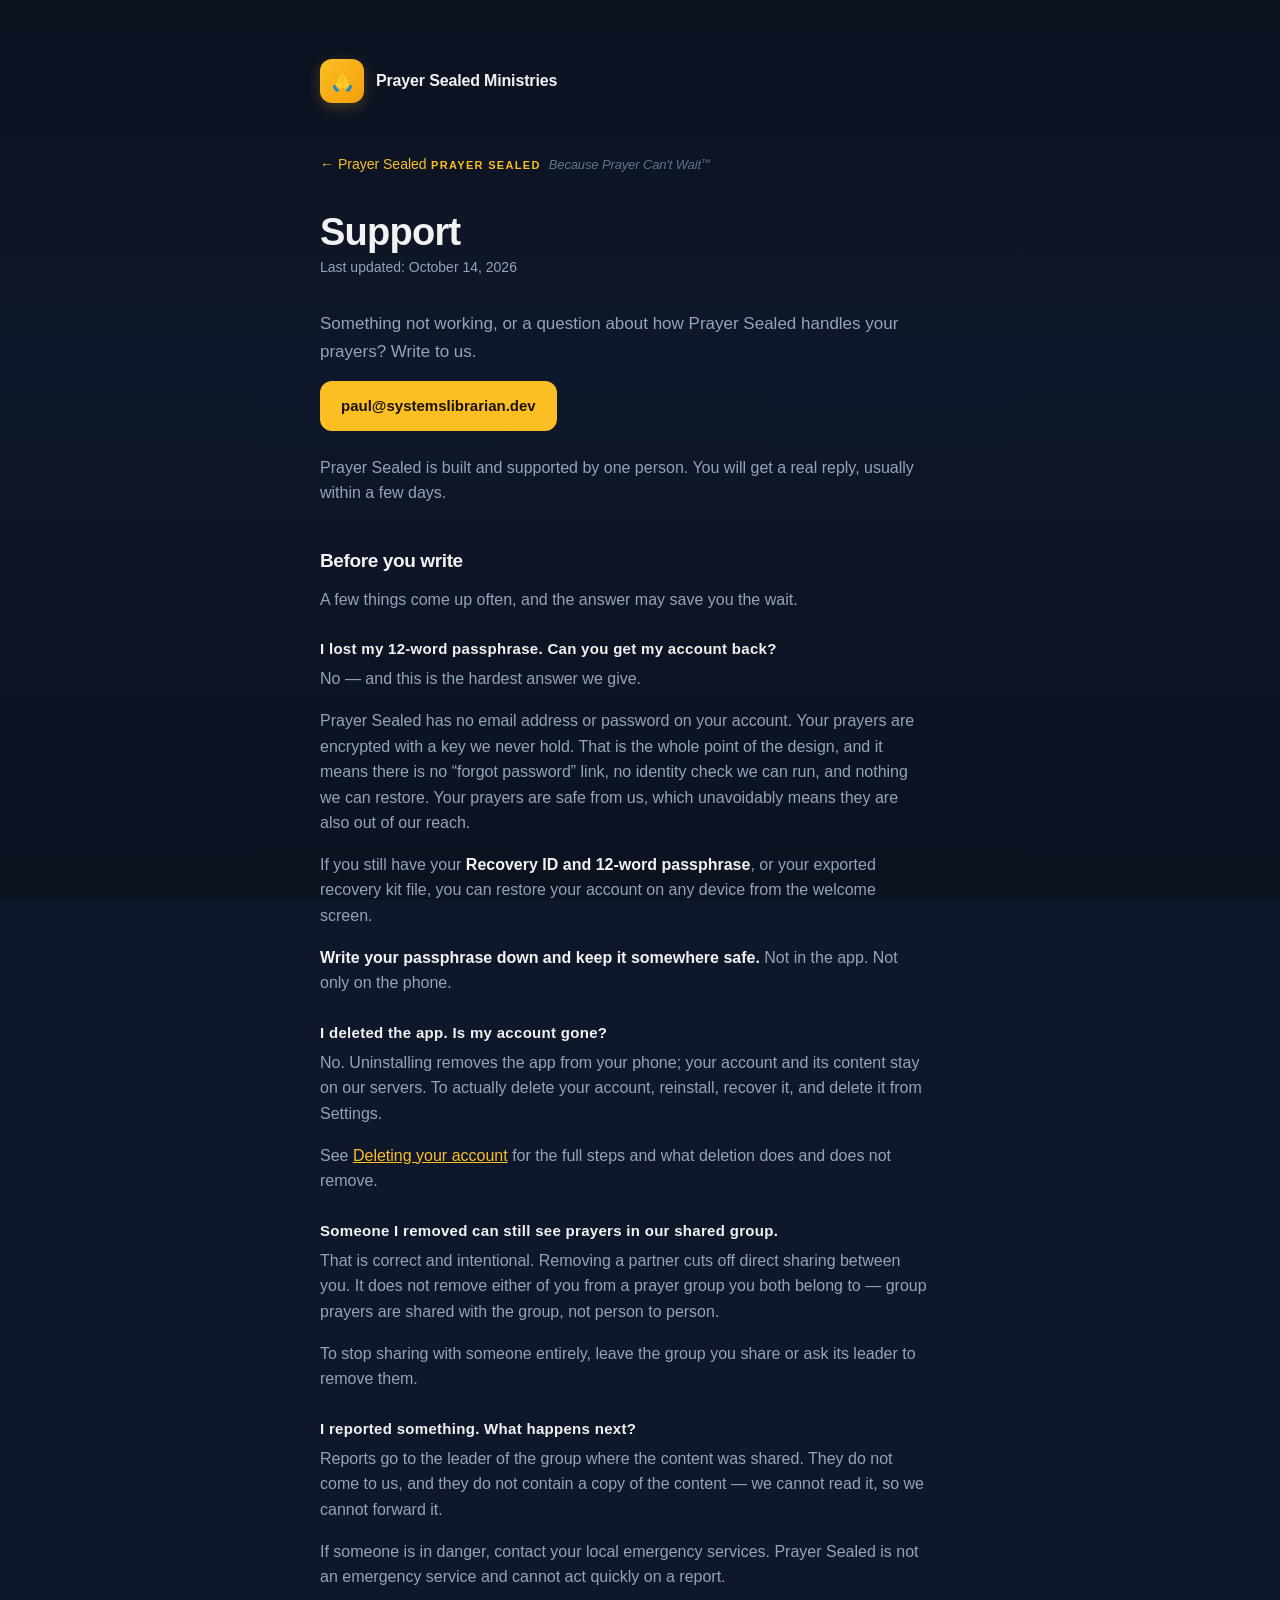
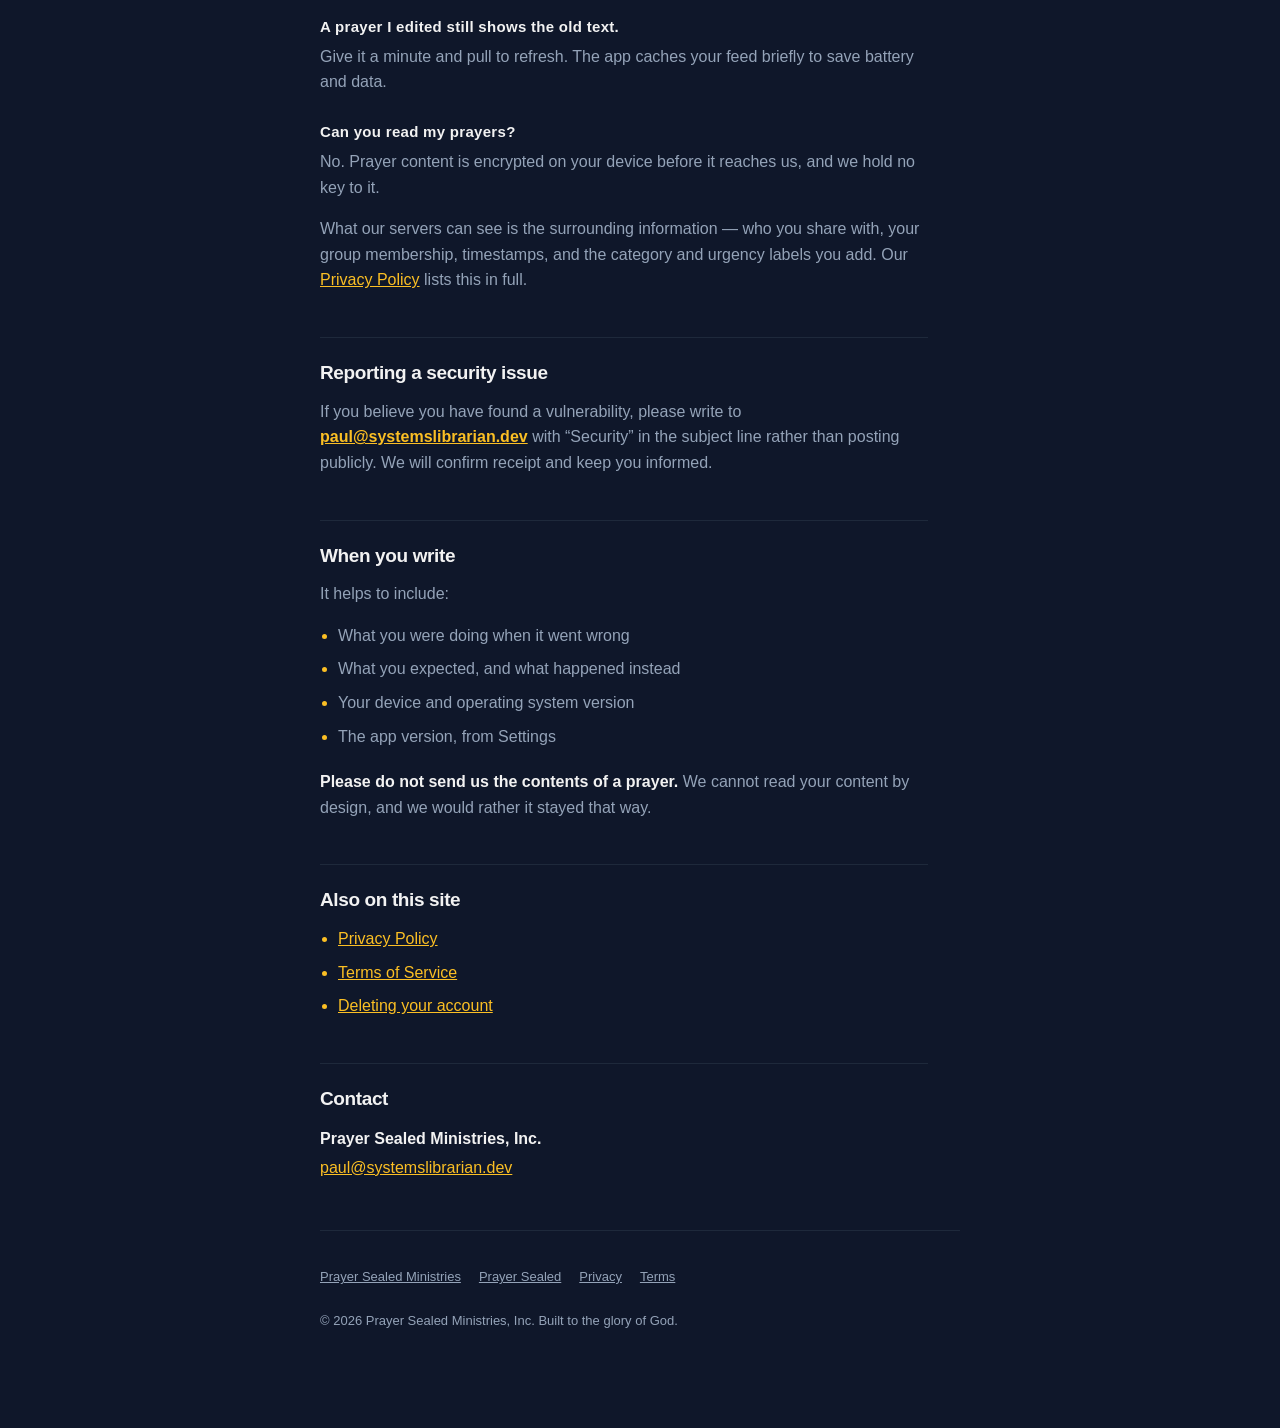
<file: support.html>
<!DOCTYPE html>
<html lang="en">
<head>
<meta charset="utf-8">
<meta name="viewport" content="width=device-width, initial-scale=1, viewport-fit=cover">
<title>Support — Prayer Sealed</title>
<meta name="description" content="Support for Prayer Sealed: common questions, how to report a security issue, and how to reach us.">
<meta name="theme-color" content="#0F172A">
<link rel="canonical" href="https://app.prayersealed.org/support">
<link rel="icon" href="/favicon.ico" sizes="16x16 32x32 48x48">
<link rel="icon" href="/icon-192.png" type="image/png" sizes="192x192">
<link rel="apple-touch-icon" href="/apple-touch-icon.png">
<link rel="manifest" href="/site.webmanifest">
<link rel="stylesheet" href="/styles/site.css">
</head>
<body>
<div class="wrap">

  <header class="brand">
    <a href="https://prayersealed.org/" class="brand-mark" aria-label="Prayer Sealed Ministries — home"><span aria-hidden="true">🙏</span></a>
    <span class="brand-name"><a href="https://prayersealed.org/">Prayer Sealed Ministries</a></span>
  </header>

  <a class="back" href="/">&larr; Prayer Sealed</a>

  <span class="eyebrow">Prayer Sealed</span><span class="tagline tagline-quiet">Because Prayer Can't Wait<span class="tm" aria-hidden="true">&trade;</span></span>
  <h1>Support</h1>
  <p class="doc-meta">Last updated: October 14, 2026</p>

  <div class="prose">

    <p class="lede">
      Something not working, or a question about how Prayer Sealed handles your prayers?
      Write to us.
    </p>

    <div class="btn-row">
      <a class="btn btn-primary" href="mailto:paul@systemslibrarian.dev">paul@systemslibrarian.dev</a>
    </div>

    <p>
      Prayer Sealed is built and supported by one person. You will get a real reply,
      usually within a few days.
    </p>

    <h2>Before you write</h2>
    <p>A few things come up often, and the answer may save you the wait.</p>

    <h3>I lost my 12-word passphrase. Can you get my account back?</h3>
    <p>No — and this is the hardest answer we give.</p>
    <p>
      Prayer Sealed has no email address or password on your account. Your prayers are
      encrypted with a key we never hold. That is the whole point of the design, and it
      means there is no &ldquo;forgot password&rdquo; link, no identity check we can run,
      and nothing we can restore. Your prayers are safe from us, which unavoidably means
      they are also out of our reach.
    </p>
    <p>
      If you still have your <strong>Recovery ID and 12-word passphrase</strong>, or your
      exported recovery kit file, you can restore your account on any device from the
      welcome screen.
    </p>
    <p>
      <strong>Write your passphrase down and keep it somewhere safe.</strong> Not in the
      app. Not only on the phone.
    </p>

    <h3>I deleted the app. Is my account gone?</h3>
    <p>
      No. Uninstalling removes the app from your phone; your account and its content stay
      on our servers. To actually delete your account, reinstall, recover it, and delete
      it from Settings.
    </p>
    <p>
      See <a href="/delete-account">Deleting your account</a> for the full
      steps and what deletion does and does not remove.
    </p>

    <h3>Someone I removed can still see prayers in our shared group.</h3>
    <p>
      That is correct and intentional. Removing a partner cuts off direct sharing between
      you. It does not remove either of you from a prayer group you both belong to —
      group prayers are shared with the group, not person to person.
    </p>
    <p>
      To stop sharing with someone entirely, leave the group you share or ask its leader
      to remove them.
    </p>

    <h3>I reported something. What happens next?</h3>
    <p>
      Reports go to the leader of the group where the content was shared. They do not
      come to us, and they do not contain a copy of the content — we cannot read it, so
      we cannot forward it.
    </p>
    <p>
      If someone is in danger, contact your local emergency services. Prayer Sealed is
      not an emergency service and cannot act quickly on a report.
    </p>

    <h3>A prayer I edited still shows the old text.</h3>
    <p>
      Give it a minute and pull to refresh. The app caches your feed briefly to save
      battery and data.
    </p>

    <h3>Can you read my prayers?</h3>
    <p>
      No. Prayer content is encrypted on your device before it reaches us, and we hold no
      key to it.
    </p>
    <p>
      What our servers can see is the surrounding information — who you share with, your
      group membership, timestamps, and the category and urgency labels you add. Our
      <a href="/privacy">Privacy Policy</a> lists this in full.
    </p>

    <h2>Reporting a security issue</h2>
    <p>
      If you believe you have found a vulnerability, please write to
      <strong><a href="mailto:paul@systemslibrarian.dev?subject=Security">paul@systemslibrarian.dev</a></strong>
      with &ldquo;Security&rdquo; in the subject line rather than posting publicly. We
      will confirm receipt and keep you informed.
    </p>

    <h2>When you write</h2>
    <p>It helps to include:</p>
    <ul>
      <li>What you were doing when it went wrong</li>
      <li>What you expected, and what happened instead</li>
      <li>Your device and operating system version</li>
      <li>The app version, from Settings</li>
    </ul>
    <p>
      <strong>Please do not send us the contents of a prayer.</strong> We cannot read
      your content by design, and we would rather it stayed that way.
    </p>

    <h2>Also on this site</h2>
    <ul>
      <li><a href="/privacy">Privacy Policy</a></li>
      <li><a href="/terms">Terms of Service</a></li>
      <li><a href="/delete-account">Deleting your account</a></li>
    </ul>

    <h2>Contact</h2>
    <p class="address">
      <span class="name">Prayer Sealed Ministries, Inc.</span><br>
      <a href="mailto:paul@systemslibrarian.dev">paul@systemslibrarian.dev</a>
    </p>

  </div>

  <footer class="foot">
    <div class="foot-links">
      <a href="https://prayersealed.org/">Prayer Sealed Ministries</a>
      <a href="/">Prayer Sealed</a>
      <a href="/privacy">Privacy</a>
      <a href="/terms">Terms</a>
    </div>
    <p>&copy; 2026 Prayer Sealed Ministries, Inc. Built to the glory of God.</p>
  </footer>

</div>
</body>
</html>
</file>
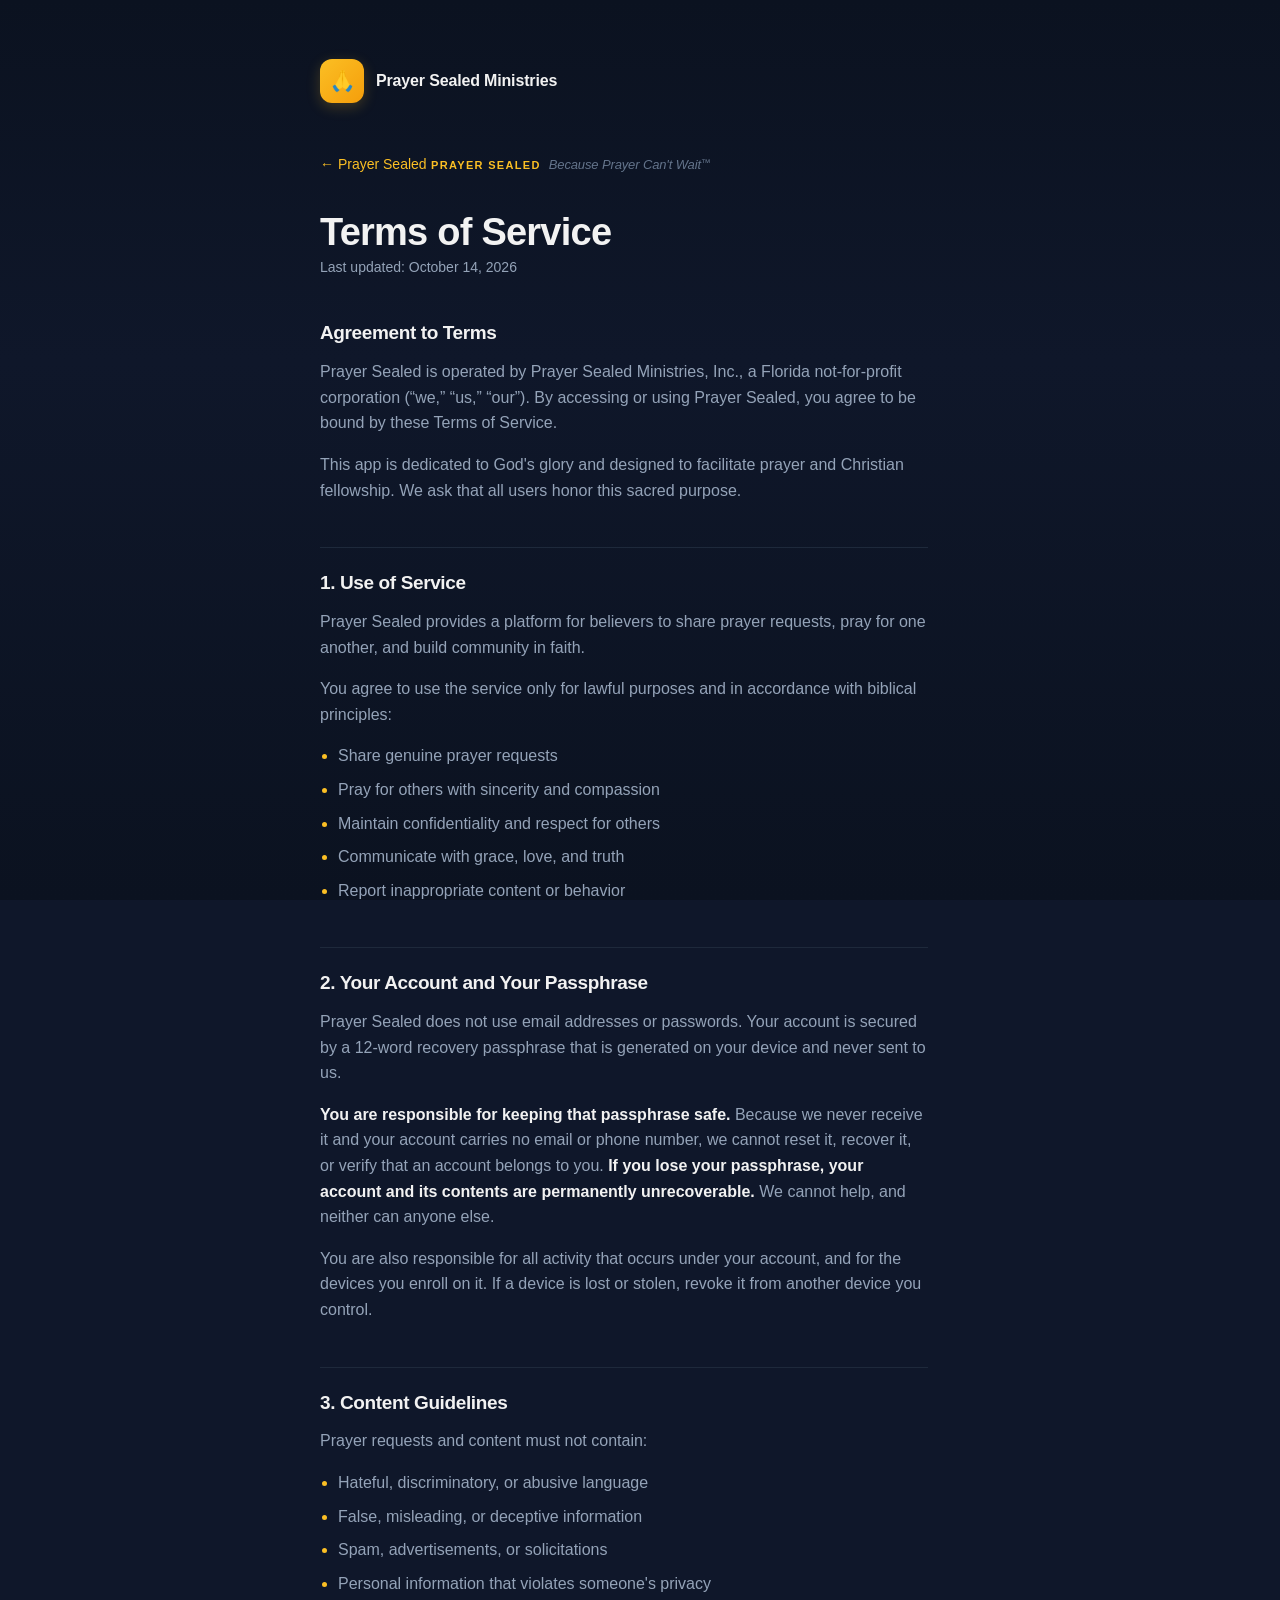
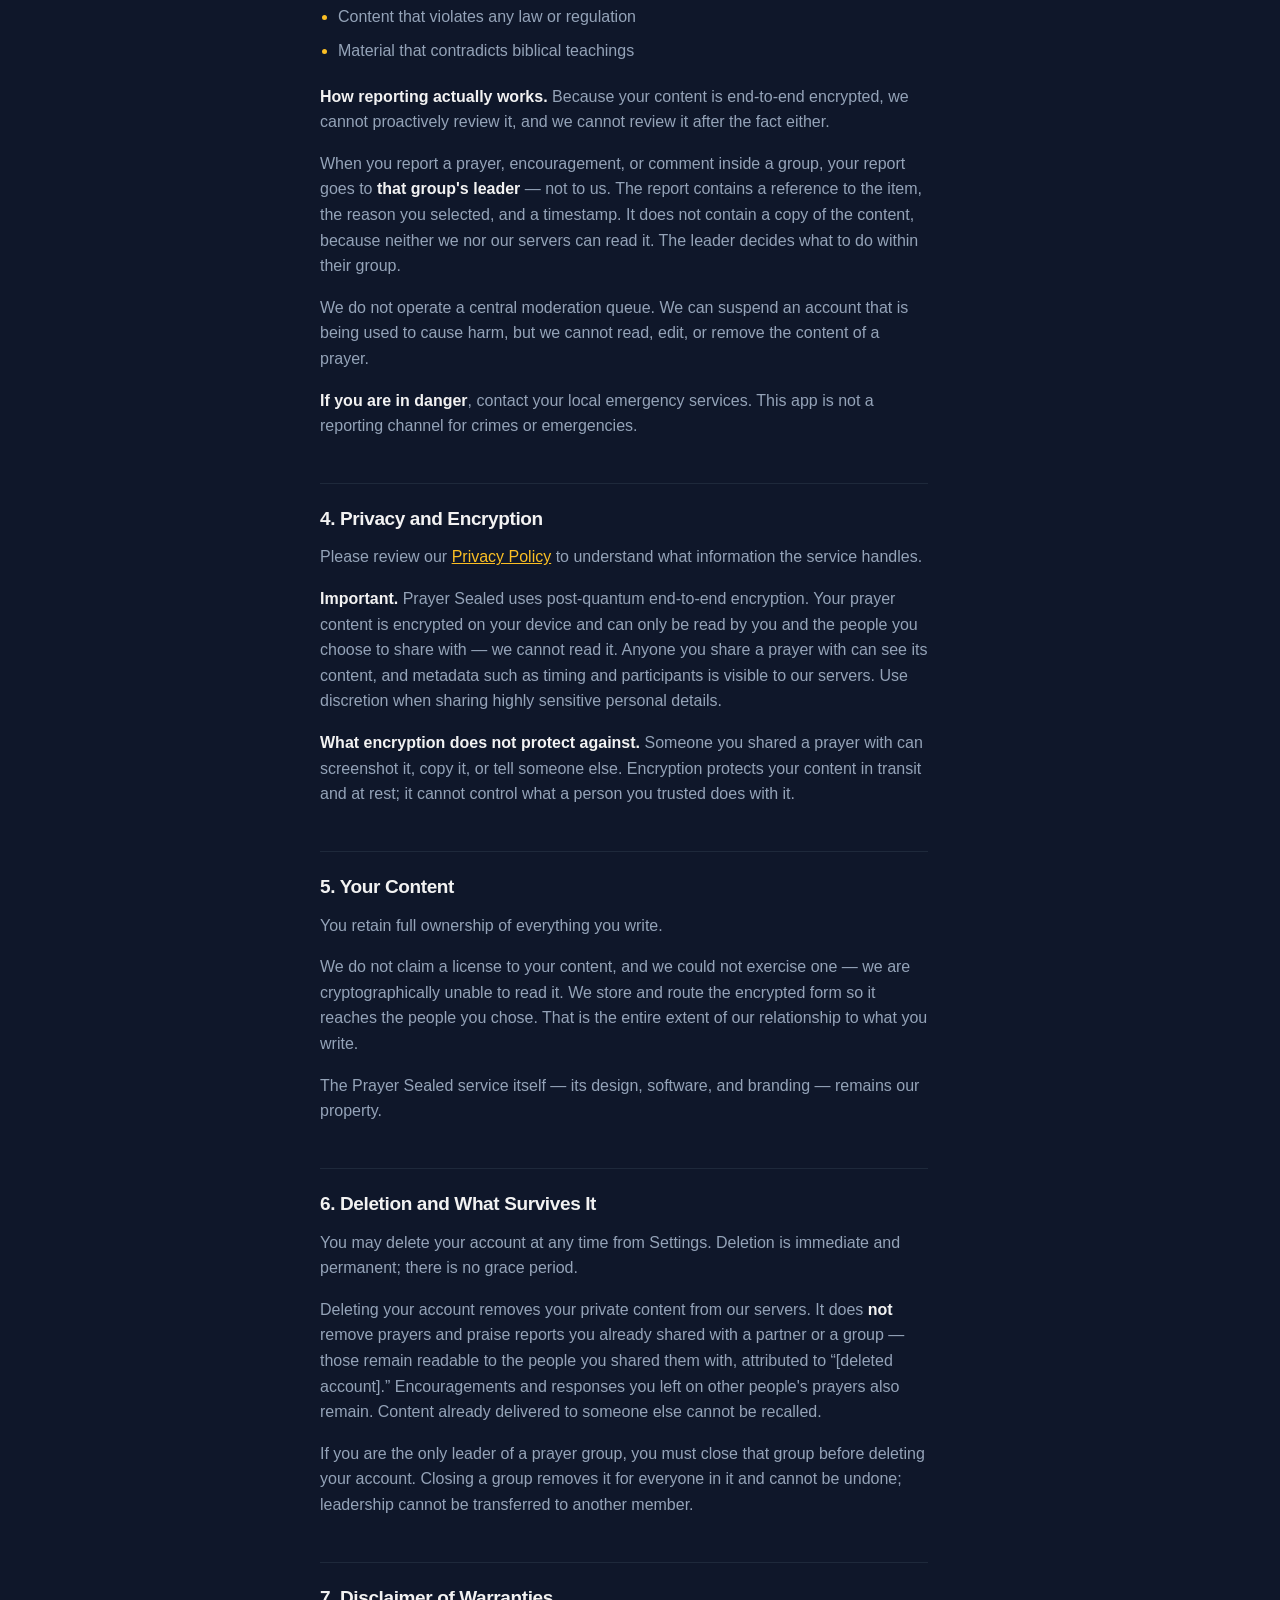
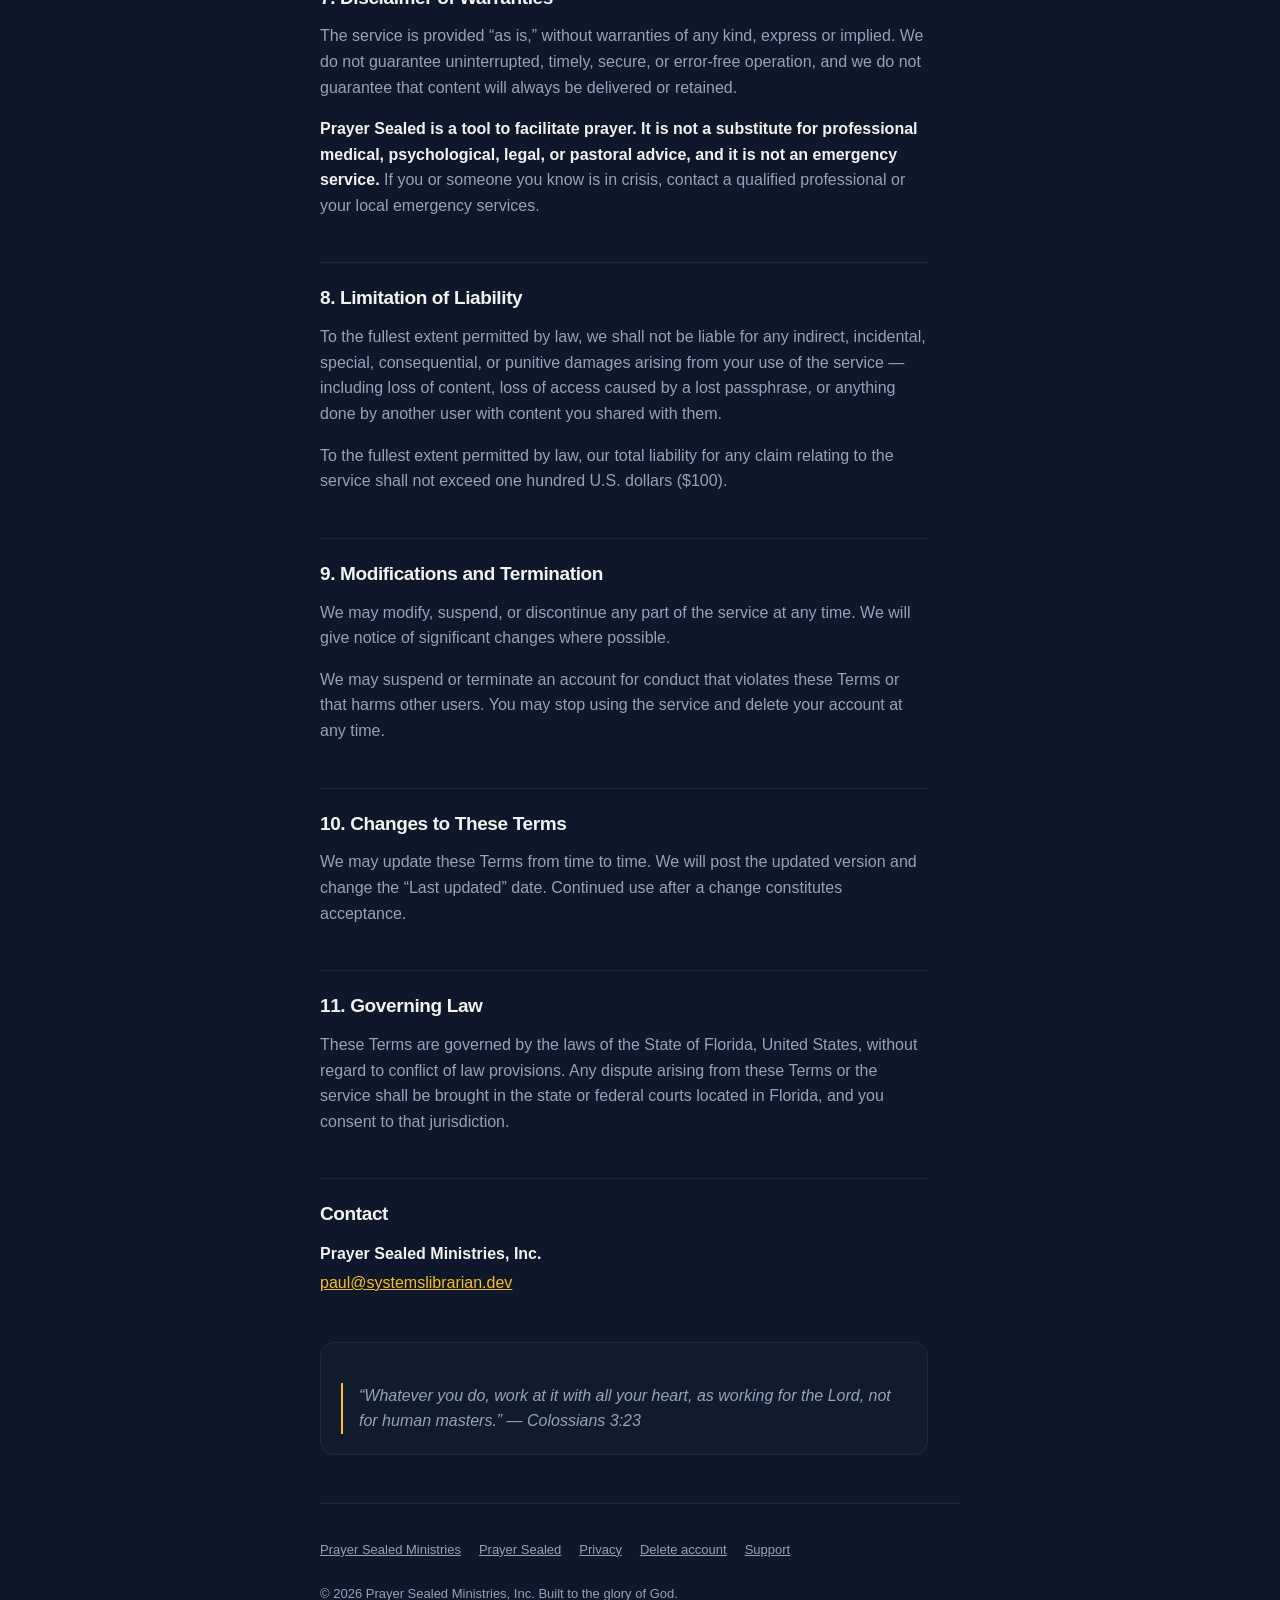
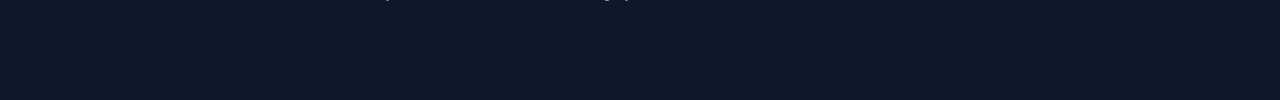
<file: terms.html>
<!DOCTYPE html>
<html lang="en">
<head>
<meta charset="utf-8">
<meta name="viewport" content="width=device-width, initial-scale=1, viewport-fit=cover">
<title>Terms of Service — Prayer Sealed</title>
<meta name="description" content="Terms of Service for Prayer Sealed.">
<meta name="theme-color" content="#0F172A">
<link rel="canonical" href="https://app.prayersealed.org/terms">
<link rel="icon" href="/favicon.ico" sizes="16x16 32x32 48x48">
<link rel="icon" href="/icon-192.png" type="image/png" sizes="192x192">
<link rel="apple-touch-icon" href="/apple-touch-icon.png">
<link rel="manifest" href="/site.webmanifest">
<link rel="stylesheet" href="/styles/site.css">
</head>
<body>
<div class="wrap">

  <header class="brand">
    <a href="https://prayersealed.org/" class="brand-mark" aria-label="Prayer Sealed Ministries — home"><span aria-hidden="true">🙏</span></a>
    <span class="brand-name"><a href="https://prayersealed.org/">Prayer Sealed Ministries</a></span>
  </header>

  <a class="back" href="/">&larr; Prayer Sealed</a>

  <span class="eyebrow">Prayer Sealed</span><span class="tagline tagline-quiet">Because Prayer Can't Wait<span class="tm" aria-hidden="true">&trade;</span></span>
  <h1>Terms of Service</h1>
  <p class="doc-meta">Last updated: October 14, 2026</p>

  <div class="prose">

    <h2>Agreement to Terms</h2>
    <p>
      Prayer Sealed is operated by Prayer Sealed Ministries, Inc., a Florida
      not-for-profit corporation (&ldquo;we,&rdquo; &ldquo;us,&rdquo; &ldquo;our&rdquo;). By
      accessing or using Prayer Sealed, you agree to be bound by these Terms of Service.
    </p>
    <p>
      This app is dedicated to God's glory and designed to facilitate prayer and
      Christian fellowship. We ask that all users honor this sacred purpose.
    </p>

    <h2>1. Use of Service</h2>
    <p>
      Prayer Sealed provides a platform for believers to share prayer requests, pray for
      one another, and build community in faith.
    </p>
    <p>
      You agree to use the service only for lawful purposes and in accordance with
      biblical principles:
    </p>
    <ul>
      <li>Share genuine prayer requests</li>
      <li>Pray for others with sincerity and compassion</li>
      <li>Maintain confidentiality and respect for others</li>
      <li>Communicate with grace, love, and truth</li>
      <li>Report inappropriate content or behavior</li>
    </ul>

    <h2>2. Your Account and Your Passphrase</h2>
    <p>
      Prayer Sealed does not use email addresses or passwords. Your account is secured
      by a 12-word recovery passphrase that is generated on your device and never sent
      to us.
    </p>
    <p>
      <strong>You are responsible for keeping that passphrase safe.</strong> Because we
      never receive it and your account carries no email or phone number, we cannot
      reset it, recover it, or verify that an account belongs to you.
      <strong>If you lose your passphrase, your account and its contents are permanently
      unrecoverable.</strong> We cannot help, and neither can anyone else.
    </p>
    <p>
      You are also responsible for all activity that occurs under your account, and for
      the devices you enroll on it. If a device is lost or stolen, revoke it from another
      device you control.
    </p>

    <h2>3. Content Guidelines</h2>
    <p>Prayer requests and content must not contain:</p>
    <ul>
      <li>Hateful, discriminatory, or abusive language</li>
      <li>False, misleading, or deceptive information</li>
      <li>Spam, advertisements, or solicitations</li>
      <li>Personal information that violates someone's privacy</li>
      <li>Content that violates any law or regulation</li>
      <li>Material that contradicts biblical teachings</li>
    </ul>
    <p>
      <strong>How reporting actually works.</strong> Because your content is end-to-end
      encrypted, we cannot proactively review it, and we cannot review it after the fact
      either.
    </p>
    <p>
      When you report a prayer, encouragement, or comment inside a group, your report
      goes to <strong>that group's leader</strong> — not to us. The report contains a
      reference to the item, the reason you selected, and a timestamp. It does not
      contain a copy of the content, because neither we nor our servers can read it. The
      leader decides what to do within their group.
    </p>
    <p>
      We do not operate a central moderation queue. We can suspend an account that is
      being used to cause harm, but we cannot read, edit, or remove the content of a prayer.
    </p>
    <p>
      <strong>If you are in danger</strong>, contact your local emergency services. This
      app is not a reporting channel for crimes or emergencies.
    </p>

    <h2>4. Privacy and Encryption</h2>
    <p>
      Please review our <a href="/privacy">Privacy Policy</a> to understand
      what information the service handles.
    </p>
    <p>
      <strong>Important.</strong> Prayer Sealed uses post-quantum end-to-end encryption.
      Your prayer content is encrypted on your device and can only be read by you and the
      people you choose to share with — we cannot read it. Anyone you share a prayer with
      can see its content, and metadata such as timing and participants is visible to our
      servers. Use discretion when sharing highly sensitive personal details.
    </p>
    <p>
      <strong>What encryption does not protect against.</strong> Someone you shared a
      prayer with can screenshot it, copy it, or tell someone else. Encryption protects
      your content in transit and at rest; it cannot control what a person you trusted
      does with it.
    </p>

    <h2>5. Your Content</h2>
    <p>You retain full ownership of everything you write.</p>
    <p>
      We do not claim a license to your content, and we could not exercise one — we are
      cryptographically unable to read it. We store and route the encrypted form so it
      reaches the people you chose. That is the entire extent of our relationship to what
      you write.
    </p>
    <p>
      The Prayer Sealed service itself — its design, software, and branding — remains our
      property.
    </p>

    <h2>6. Deletion and What Survives It</h2>
    <p>
      You may delete your account at any time from Settings. Deletion is immediate and
      permanent; there is no grace period.
    </p>
    <p>
      Deleting your account removes your private content from our servers. It does
      <strong>not</strong> remove prayers and praise reports you already shared with a
      partner or a group — those remain readable to the people you shared them with,
      attributed to &ldquo;[deleted account].&rdquo; Encouragements and responses you
      left on other people's prayers also remain. Content already delivered to someone
      else cannot be recalled.
    </p>
    <p>
      If you are the only leader of a prayer group, you must close that group before
      deleting your account. Closing a group removes it for everyone in it and cannot be
      undone; leadership cannot be transferred to another member.
    </p>

    <h2>7. Disclaimer of Warranties</h2>
    <p>
      The service is provided &ldquo;as is,&rdquo; without warranties of any kind,
      express or implied. We do not guarantee uninterrupted, timely, secure, or
      error-free operation, and we do not guarantee that content will always be delivered
      or retained.
    </p>
    <p>
      <strong>Prayer Sealed is a tool to facilitate prayer. It is not a substitute for
      professional medical, psychological, legal, or pastoral advice, and it is not an
      emergency service.</strong> If you or someone you know is in crisis, contact a
      qualified professional or your local emergency services.
    </p>

    <h2>8. Limitation of Liability</h2>
    <p>
      To the fullest extent permitted by law, we shall not be liable for any indirect,
      incidental, special, consequential, or punitive damages arising from your use of
      the service — including loss of content, loss of access caused by a lost
      passphrase, or anything done by another user with content you shared with them.
    </p>
    <p>
      To the fullest extent permitted by law, our total liability for any claim relating
      to the service shall not exceed one hundred U.S. dollars ($100).
    </p>

    <h2>9. Modifications and Termination</h2>
    <p>
      We may modify, suspend, or discontinue any part of the service at any time. We will
      give notice of significant changes where possible.
    </p>
    <p>
      We may suspend or terminate an account for conduct that violates these Terms or
      that harms other users. You may stop using the service and delete your account at
      any time.
    </p>

    <h2>10. Changes to These Terms</h2>
    <p>
      We may update these Terms from time to time. We will post the updated version and
      change the &ldquo;Last updated&rdquo; date. Continued use after a change
      constitutes acceptance.
    </p>

    <h2>11. Governing Law</h2>
    <p>
      These Terms are governed by the laws of the State of Florida, United States,
      without regard to conflict of law provisions. Any dispute arising from these Terms
      or the service shall be brought in the state or federal courts located in Florida,
      and you consent to that jurisdiction.
    </p>

    <h2>Contact</h2>
    <p class="address">
      <span class="name">Prayer Sealed Ministries, Inc.</span><br>
      <a href="mailto:paul@systemslibrarian.dev">paul@systemslibrarian.dev</a>
    </p>

    <div class="closing">
      <blockquote>
        &ldquo;Whatever you do, work at it with all your heart, as working for the Lord,
        not for human masters.&rdquo; — Colossians 3:23
      </blockquote>
    </div>

  </div>

  <footer class="foot">
    <div class="foot-links">
      <a href="https://prayersealed.org/">Prayer Sealed Ministries</a>
      <a href="/">Prayer Sealed</a>
      <a href="/privacy">Privacy</a>
      <a href="/delete-account">Delete account</a>
      <a href="/support">Support</a>
    </div>
    <p>&copy; 2026 Prayer Sealed Ministries, Inc. Built to the glory of God.</p>
  </footer>

</div>
</body>
</html>
</file>
<file: styles/site.css>
/* Prayer Sealed / ministry software — shared static site styles.
   Values taken from the app's own dark theme (src/styles/globals.css). */

:root {
  --navy-950: #0B1220;
  --navy-900: #0F172A;   /* --background in the app's .dark theme */
  --navy-800: #172033;
  --card:     #16203373;
  --border:   #1E293B;
  --text:     #F2F2F2;   /* --foreground */
  --muted:    #94A3B8;   /* --muted-foreground */
  --muted-dim:#64748B;
  --gold:     #FBBF24;   /* amber-400 — the app's accent */
  --gold-600: #F59E0B;
  --maxw: 44rem;
}

*, *::before, *::after { box-sizing: border-box; }

html { -webkit-text-size-adjust: 100%; }

body {
  margin: 0;
  background: var(--navy-900);
  background-image: linear-gradient(180deg, var(--navy-950) 0%, var(--navy-900) 40%, var(--navy-950) 100%);
  background-attachment: fixed;
  color: var(--text);
  font-family: -apple-system, BlinkMacSystemFont, "Segoe UI", Roboto, "Helvetica Neue", Arial, sans-serif;
  font-size: 16px;
  line-height: 1.6;
  -webkit-font-smoothing: antialiased;
  padding:
    env(safe-area-inset-top) env(safe-area-inset-right)
    env(safe-area-inset-bottom) env(safe-area-inset-left);
}

.wrap { max-width: var(--maxw); margin: 0 auto; padding: 2.5rem 1.25rem 4rem; }

/* ── Type ─────────────────────────────────────────────────────────── */
h1, h2, h3 { line-height: 1.2; letter-spacing: -0.02em; margin: 0; font-weight: 700; }
h1 { font-size: 1.875rem; }
h2 { font-size: 1.25rem; }
h3 { font-size: 1.0625rem; }
p  { margin: 0 0 1rem; color: var(--muted); }
a  { color: var(--gold); }
a:hover { color: var(--gold-600); }
:focus-visible { outline: 2px solid var(--gold); outline-offset: 3px; border-radius: 4px; }

.lede { font-size: 1.0625rem; color: var(--muted); }
.small { font-size: 0.875rem; }
.dim { color: var(--muted-dim); }

/* ── Brand mark ───────────────────────────────────────────────────── */
.brand { display: flex; align-items: center; gap: 0.75rem; margin-bottom: 2.25rem; }
.brand-mark {
  width: 2.5rem; height: 2.5rem; flex: none;
  border-radius: 0.75rem;
  background: linear-gradient(135deg, var(--gold) 0%, var(--gold-600) 100%);
  display: flex; align-items: center; justify-content: center;
  font-size: 1.25rem;
  box-shadow: 0 4px 14px rgba(251, 191, 36, 0.22);
}
.brand-name { font-weight: 700; letter-spacing: -0.01em; }
.brand a { color: var(--text); text-decoration: none; }

/* ── Eyebrow / badges ─────────────────────────────────────────────── */
.eyebrow {
  display: inline-block;
  font-size: 0.6875rem; font-weight: 700;
  letter-spacing: 0.12em; text-transform: uppercase;
  color: var(--gold); margin-bottom: 0.625rem;
}
.badge {
  display: inline-block;
  font-size: 0.6875rem; font-weight: 700;
  letter-spacing: 0.08em; text-transform: uppercase;
  color: var(--gold);
  background: rgba(251, 191, 36, 0.12);
  border: 1px solid rgba(251, 191, 36, 0.3);
  border-radius: 999px;
  padding: 0.25rem 0.625rem;
  white-space: nowrap;
}
.badge-quiet {
  color: var(--muted);
  background: rgba(148, 163, 184, 0.1);
  border-color: rgba(148, 163, 184, 0.22);
}

/* ── Tagline ──────────────────────────────────────────────────────── */
.tagline {
  font-size: 0.875rem; font-weight: 600; font-style: italic;
  letter-spacing: -0.01em;
  color: var(--muted);
  white-space: nowrap;
}
.tagline .tm {
  font-style: normal; font-weight: 400;
  font-size: 0.75em; vertical-align: 0.35em;
  letter-spacing: 0;
}
.tagline-quiet {
  font-size: 0.8125rem; font-weight: 500;
  color: var(--muted-dim);
}
/* Sits on the eyebrow's line as a lockup, without inheriting its spacing. */
.eyebrow + .tagline-quiet { margin-left: 0.5rem; }

/* ── The path (landing page) ──────────────────────────────────────── */
.path { list-style: none; margin: 2.5rem 0 0; padding: 0; }

.stage { position: relative; padding: 0 0 2.25rem 3.25rem; }
/* The spine connecting each stage to the next. */
.stage::before {
  content: ""; position: absolute;
  left: 1.09375rem; top: 2.5rem; bottom: 0;
  width: 1px; background: linear-gradient(180deg, var(--border), rgba(30, 41, 59, 0.15));
}
.stage:last-child { padding-bottom: 0.5rem; }
.stage:last-child::before { display: none; }

.stage-node {
  position: absolute; left: 0; top: 0.125rem;
  width: 2.25rem; height: 2.25rem;
  border-radius: 50%;
  border: 1px solid rgba(251, 191, 36, 0.35);
  background: var(--navy-800);
  color: var(--gold);
  display: flex; align-items: center; justify-content: center;
  font-size: 0.8125rem; font-weight: 700;
}
.stage-verb {
  font-size: 0.6875rem; font-weight: 700;
  letter-spacing: 0.14em; text-transform: uppercase;
  color: var(--gold); display: block; margin-bottom: 0.25rem;
}
.stage-head {
  display: flex; align-items: baseline; flex-wrap: wrap;
  gap: 0.5rem 0.625rem; margin-bottom: 0.5rem;
}
.stage p { margin-bottom: 0.75rem; }
.stage p:last-child { margin-bottom: 0; }

/* ── Cards & panels ───────────────────────────────────────────────── */
.card {
  background: var(--card);
  border: 1px solid var(--border);
  border-radius: 0.875rem;
  padding: 1.25rem;
  margin: 0 0 1rem;
}
.card h3 { margin-bottom: 0.375rem; }
.card p:last-child { margin-bottom: 0; }

.note {
  border-left: 2px solid var(--gold);
  background: rgba(251, 191, 36, 0.06);
  border-radius: 0 0.5rem 0.5rem 0;
  padding: 0.875rem 1rem;
  margin: 0 0 1.5rem;
}
.note p:last-child { margin-bottom: 0; }

/* ── Buttons ──────────────────────────────────────────────────────── */
.btn {
  display: inline-flex; align-items: center; justify-content: center;
  gap: 0.5rem;
  min-height: 44px;                 /* WCAG touch target */
  padding: 0.75rem 1.25rem;
  border-radius: 0.75rem;
  font-weight: 600; font-size: 0.9375rem;
  text-decoration: none;
  border: 1px solid transparent;
}
.btn-primary { background: var(--gold); color: #1A1205; }
.btn-primary:hover { background: var(--gold-600); color: #1A1205; }
.btn-secondary { background: rgba(255,255,255,0.06); border-color: rgba(255,255,255,0.14); color: var(--text); }
.btn-secondary:hover { background: rgba(255,255,255,0.1); color: var(--text); }
.btn-row { display: flex; flex-wrap: wrap; gap: 0.625rem; margin-bottom: 1.5rem; }

/* ── Link list (product page → legal routes) ──────────────────────── */
.links { list-style: none; margin: 0; padding: 0; border-top: 1px solid var(--border); }
.links li { border-bottom: 1px solid var(--border); }
.links a {
  display: flex; align-items: center; justify-content: space-between;
  gap: 1rem; min-height: 44px; padding: 0.875rem 0.25rem;
  color: var(--text); text-decoration: none; font-weight: 500;
}
.links a:hover { color: var(--gold); }
.links .chev { color: var(--muted-dim); flex: none; }

/* ── Footer ───────────────────────────────────────────────────────── */
.foot {
  margin-top: 3rem; padding-top: 1.5rem;
  border-top: 1px solid var(--border);
  color: var(--muted-dim); font-size: 0.8125rem;
}
.foot a { color: var(--muted); }
.foot-links { display: flex; flex-wrap: wrap; gap: 0.375rem 1rem; margin-bottom: 0.75rem; }

.back { display: inline-block; margin-bottom: 1.5rem; font-size: 0.875rem; text-decoration: none; }

hr.rule { border: 0; border-top: 1px solid var(--border); margin: 2.5rem 0; }

/* ── Wider viewports ──────────────────────────────────────────────── */
@media (min-width: 34rem) {
  .wrap { padding: 3.5rem 2rem 5rem; }
  h1 { font-size: 2.375rem; }
  h2 { font-size: 1.4375rem; }
}

@media (prefers-reduced-motion: reduce) {
  * { animation: none !important; transition: none !important; }
}

/* ── Long-form legal / policy prose ───────────────────────────────── */
.prose { max-width: 38rem; }
.prose > h2 {
  margin: 2.75rem 0 0.875rem;
  padding-top: 1.5rem;
  border-top: 1px solid var(--border);
  font-size: 1.1875rem;
}
.prose > h2:first-of-type { border-top: 0; padding-top: 0; }
.prose h3 {
  margin: 1.75rem 0 0.5rem;
  font-size: 0.9375rem;
  font-weight: 700;
  letter-spacing: 0.02em;
  color: var(--text);
}
.prose p { margin: 0 0 1rem; }
.prose strong { color: var(--text); font-weight: 650; }
.prose ul { margin: 0 0 1.25rem; padding-left: 1.125rem; }
.prose li { color: var(--muted); margin-bottom: 0.5rem; }
.prose li::marker { color: var(--gold); }
.prose blockquote {
  margin: 1.25rem 0 0;
  padding-left: 1rem;
  border-left: 2px solid var(--gold);
  color: var(--muted);
  font-style: italic;
}
.prose a { overflow-wrap: anywhere; }

.doc-meta {
  /* was --muted-dim (#64748B): 3.75:1 on the navy, below WCAG AA 4.5:1 */
  color: var(--muted);
  font-size: 0.875rem;
  margin: 0 0 2rem;
}
.address {
  margin: 0 0 1rem;
  color: var(--muted);
  line-height: 1.8;
}
.address .name { color: var(--text); font-weight: 650; }
.closing {
  margin-top: 2.75rem;
  padding: 1.25rem;
  background: var(--card);
  border: 1px solid var(--border);
  border-radius: 0.875rem;
}
.closing h3 { margin-top: 0; font-size: 1rem; }
.prose ol { margin: 0 0 1.25rem; padding-left: 1.375rem; }
.prose ol li { color: var(--muted); margin-bottom: 0.5rem; }

/* ── Tap targets for standalone (non-prose) links ─────────────────── */
.foot-links a { display: inline-block; padding: 0.875rem 0; line-height: 1.2; }
.foot-links { gap: 0 1.125rem; }
.back { padding: 0.875rem 0; line-height: 1.2; }
.brand-name a { display: inline-block; padding: 0.75rem 0; }
.brand-mark { min-width: 44px; min-height: 44px; }
</file>
